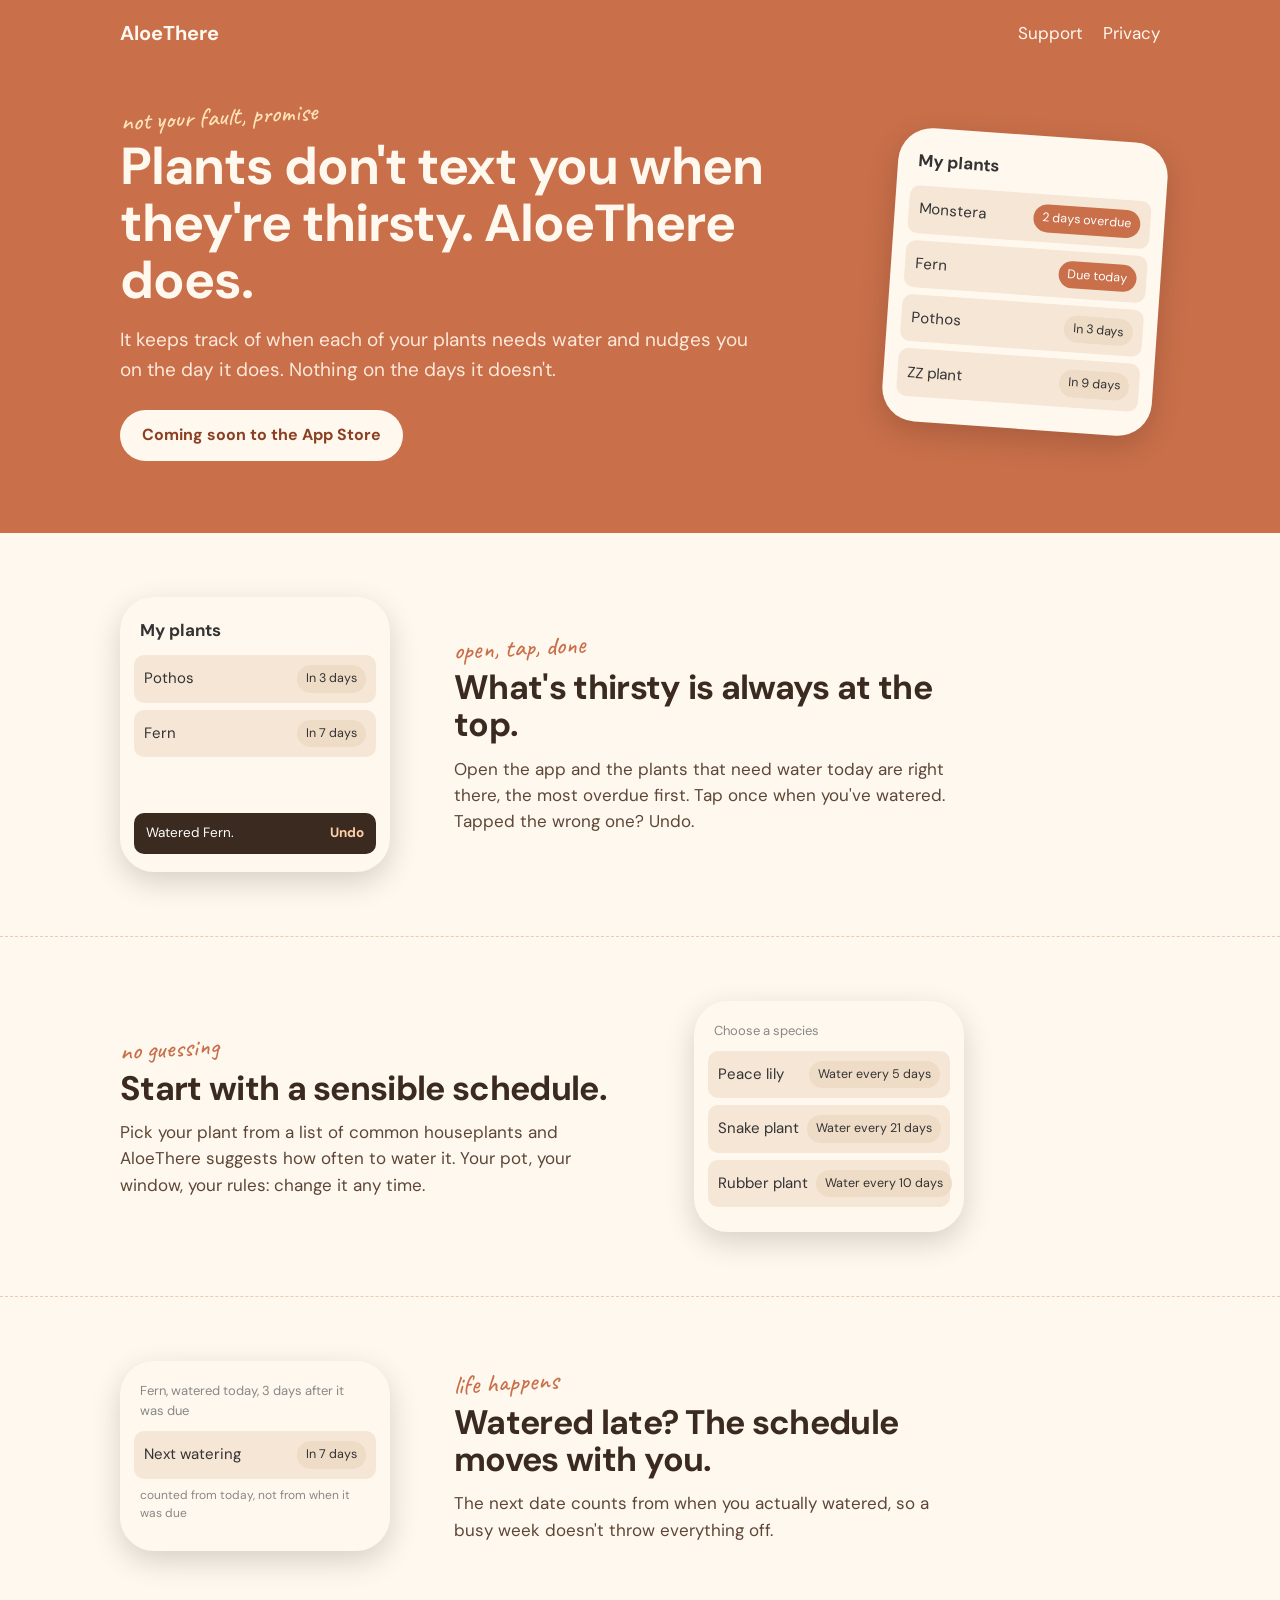
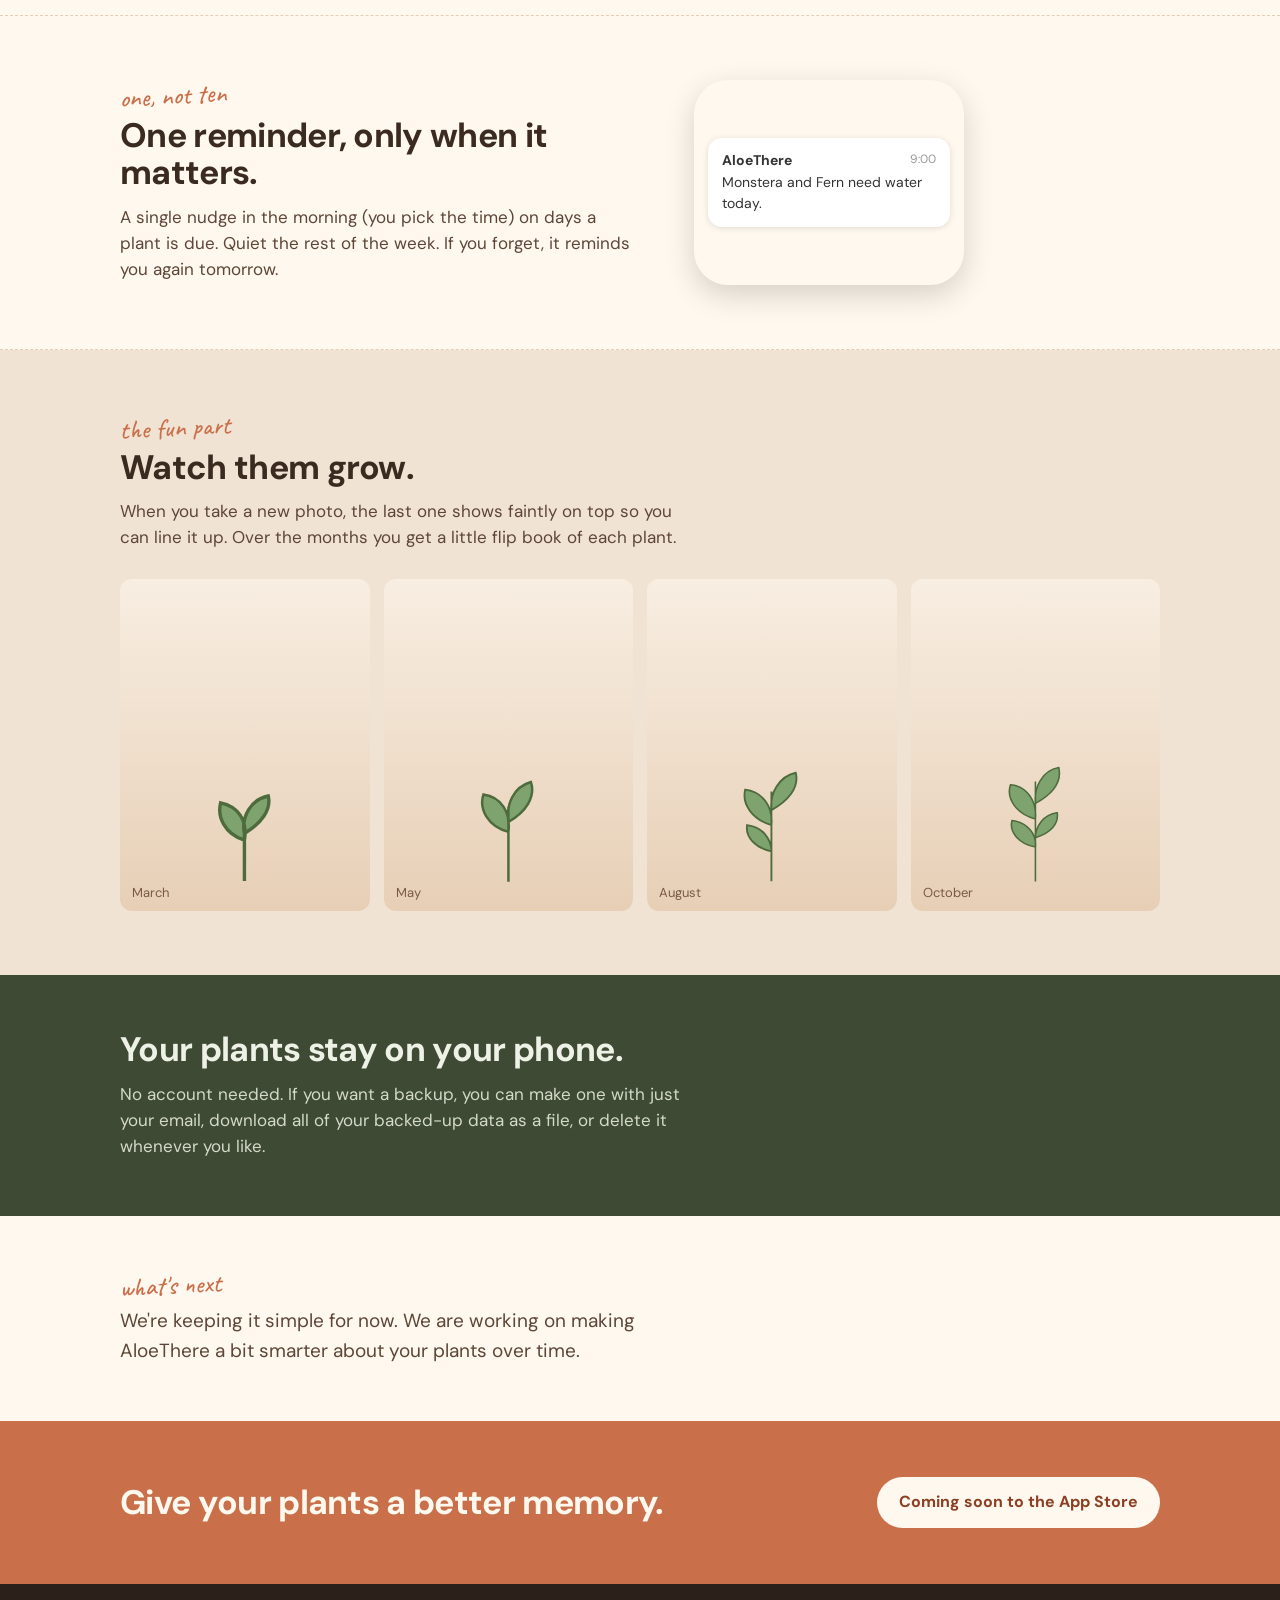
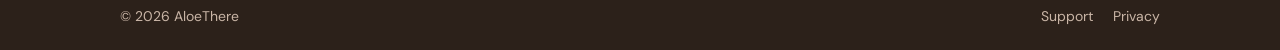
<file: aloethere/index.html>
<!doctype html>
<html lang="en">
<head>
  <meta charset="utf-8">
  <meta name="viewport" content="width=device-width, initial-scale=1">
  <title>AloeThere: A watering reminder for your houseplants</title>
  <meta name="description" content="AloeThere keeps track of when each of your plants needs water and reminds you on the day it does.">
  <meta property="og:type" content="website">
  <meta property="og:title" content="AloeThere: A watering reminder for your houseplants">
  <meta property="og:description" content="AloeThere keeps track of when each of your plants needs water and reminds you on the day it does.">
  <link rel="icon" href="/aloethere/favicon.svg" type="image/svg+xml">
  <link rel="stylesheet" href="/aloethere/css/site.css">
</head>
<body class="home">
  <header class="topbar">
    <a class="brand" href="/aloethere/">AloeThere</a>
    <nav><a href="/aloethere/support/">Support</a><a href="/aloethere/privacy/">Privacy</a></nav>
  </header>
  <main>
    
<section class="hero">
  <div class="hero-text">
    <span class="hand">not your fault, promise</span>
    <h1>Plants don't text you when they're thirsty. AloeThere does.</h1>
    <p>It keeps track of when each of your plants needs water and nudges you on the day it does. Nothing on the days it doesn't.</p>
    <span class="store-btn is-soon">Coming soon to the App Store</span>
  </div>
  <div class="phone tilt" role="img" aria-label="The plant list: plants that need water first, then the ones coming up">
    <div class="phone-title">My plants</div>
    <div class="row">Monstera <span class="pill due">2 days overdue</span></div>
    <div class="row">Fern <span class="pill due">Due today</span></div>
    <div class="row">Pothos <span class="pill">In 3 days</span></div>
    <div class="row">ZZ plant <span class="pill">In 9 days</span></div>
  </div>
</section>

<section class="feat">
  <div class="phone" role="img" aria-label="A plant marked as watered, with an Undo button">
    <div class="phone-title">My plants</div>
    <div class="row">Pothos <span class="pill">In 3 days</span></div>
    <div class="row">Fern <span class="pill">In 7 days</span></div>
    <div class="undo-bar">Watered Fern. <b>Undo</b></div>
  </div>
  <div class="feat-text">
    <span class="hand">open, tap, done</span>
    <h2>What's thirsty is always at the top.</h2>
    <p>Open the app and the plants that need water today are right there, the most overdue first. Tap once when you've watered. Tapped the wrong one? Undo.</p>
  </div>
</section>

<section class="feat flip">
  <div class="phone" role="img" aria-label="Choosing a species, each with a suggested watering interval">
    <div class="phone-note">Choose a species</div>
    <div class="row">Peace lily <span class="pill">Water every 5 days</span></div>
    <div class="row">Snake plant <span class="pill">Water every 21 days</span></div>
    <div class="row">Rubber plant <span class="pill">Water every 10 days</span></div>
  </div>
  <div class="feat-text">
    <span class="hand">no guessing</span>
    <h2>Start with a sensible schedule.</h2>
    <p>Pick your plant from a list of common houseplants and AloeThere suggests how often to water it. Your pot, your window, your rules: change it any time.</p>
  </div>
</section>

<section class="feat">
  <div class="phone" role="img" aria-label="The next watering date after watering late">
    <div class="phone-note">Fern, watered today, 3 days after it was due</div>
    <div class="row">Next watering <span class="pill">In 7 days</span></div>
    <div class="phone-note small">counted from today, not from when it was due</div>
  </div>
  <div class="feat-text">
    <span class="hand">life happens</span>
    <h2>Watered late? The schedule moves with you.</h2>
    <p>The next date counts from when you actually watered, so a busy week doesn't throw everything off.</p>
  </div>
</section>

<section class="feat flip">
  <div class="phone" role="img" aria-label="The daily reminder on the lock screen">
    <div class="notification"><b>AloeThere</b><span class="time">9:00</span><br>Monstera and Fern need water today.</div>
  </div>
  <div class="feat-text">
    <span class="hand">one, not ten</span>
    <h2>One reminder, only when it matters.</h2>
    <p>A single nudge in the morning (you pick the time) on days a plant is due. Quiet the rest of the week. If you forget, it reminds you again tomorrow.</p>
  </div>
</section>

<section class="grow">
  <span class="hand">the fun part</span>
  <h2>Watch them grow.</h2>
  <p>When you take a new photo, the last one shows faintly on top so you can line it up. Over the months you get a little flip book of each plant.</p>
  
  <div class="frames">
    <figure class="frame"><svg viewBox="0 0 22 30" width="22" height="30" aria-hidden="true"><path d="M11 30V14M11 18c-6-2-8-7-7-11 5 1 8 5 7 11zM11 16c5-3 8-7 7-11-5 1-8 6-7 11"></path></svg><figcaption>March</figcaption></figure>
    <figure class="frame"><svg viewBox="0 0 30 44" width="30" height="44" aria-hidden="true"><path d="M15 44V14M15 24c-8-2-12-9-10-15 7 1 11 7 10 15zM15 20c7-4 11-10 9-16-7 2-10 9-9 16"></path></svg><figcaption>May</figcaption></figure>
    <figure class="frame"><svg viewBox="0 0 40 60" width="40" height="60" aria-hidden="true"><path d="M20 60V12M20 30c-10-3-16-11-14-19 9 1 15 9 14 19zM20 22c9-5 15-12 13-20-9 2-14 11-13 20M20 44c-9-2-14-8-13-14 8 1 13 7 13 14"></path></svg><figcaption>August</figcaption></figure>
    <figure class="frame"><svg viewBox="0 0 48 74" width="48" height="74" aria-hidden="true"><path d="M24 74V10M24 34c-12-3-19-13-16-22 11 1 17 11 16 22zM24 24c11-6 17-14 15-23-11 2-16 13-15 23M24 52c-11-2-17-10-15-17 10 1 16 9 15 17M24 46c10-3 15-9 14-16-9 1-14 9-14 16"></path></svg><figcaption>October</figcaption></figure>
  </div>
</section>

<section class="privacy-band">
  <h2>Your plants stay on your phone.</h2>
  <p>No account needed. If you want a backup, you can make one with just your email, download all of your backed-up data as a file, or delete it whenever you like.</p>
</section>

<section class="later">
  <span class="hand">what&#39;s next</span>
  <p>We're keeping it simple for now. We are working on making AloeThere a bit smarter about your plants over time.</p>
</section>

<section class="closing">
  <h2>Give your plants a better memory.</h2>
  <span class="store-btn is-soon">Coming soon to the App Store</span>
</section>

  </main>
  <footer class="footer">
    <span>© 2026 AloeThere</span>
    <nav><a href="/aloethere/support/">Support</a><a href="/aloethere/privacy/">Privacy</a></nav>
  </footer>
</body>
</html>
</file>
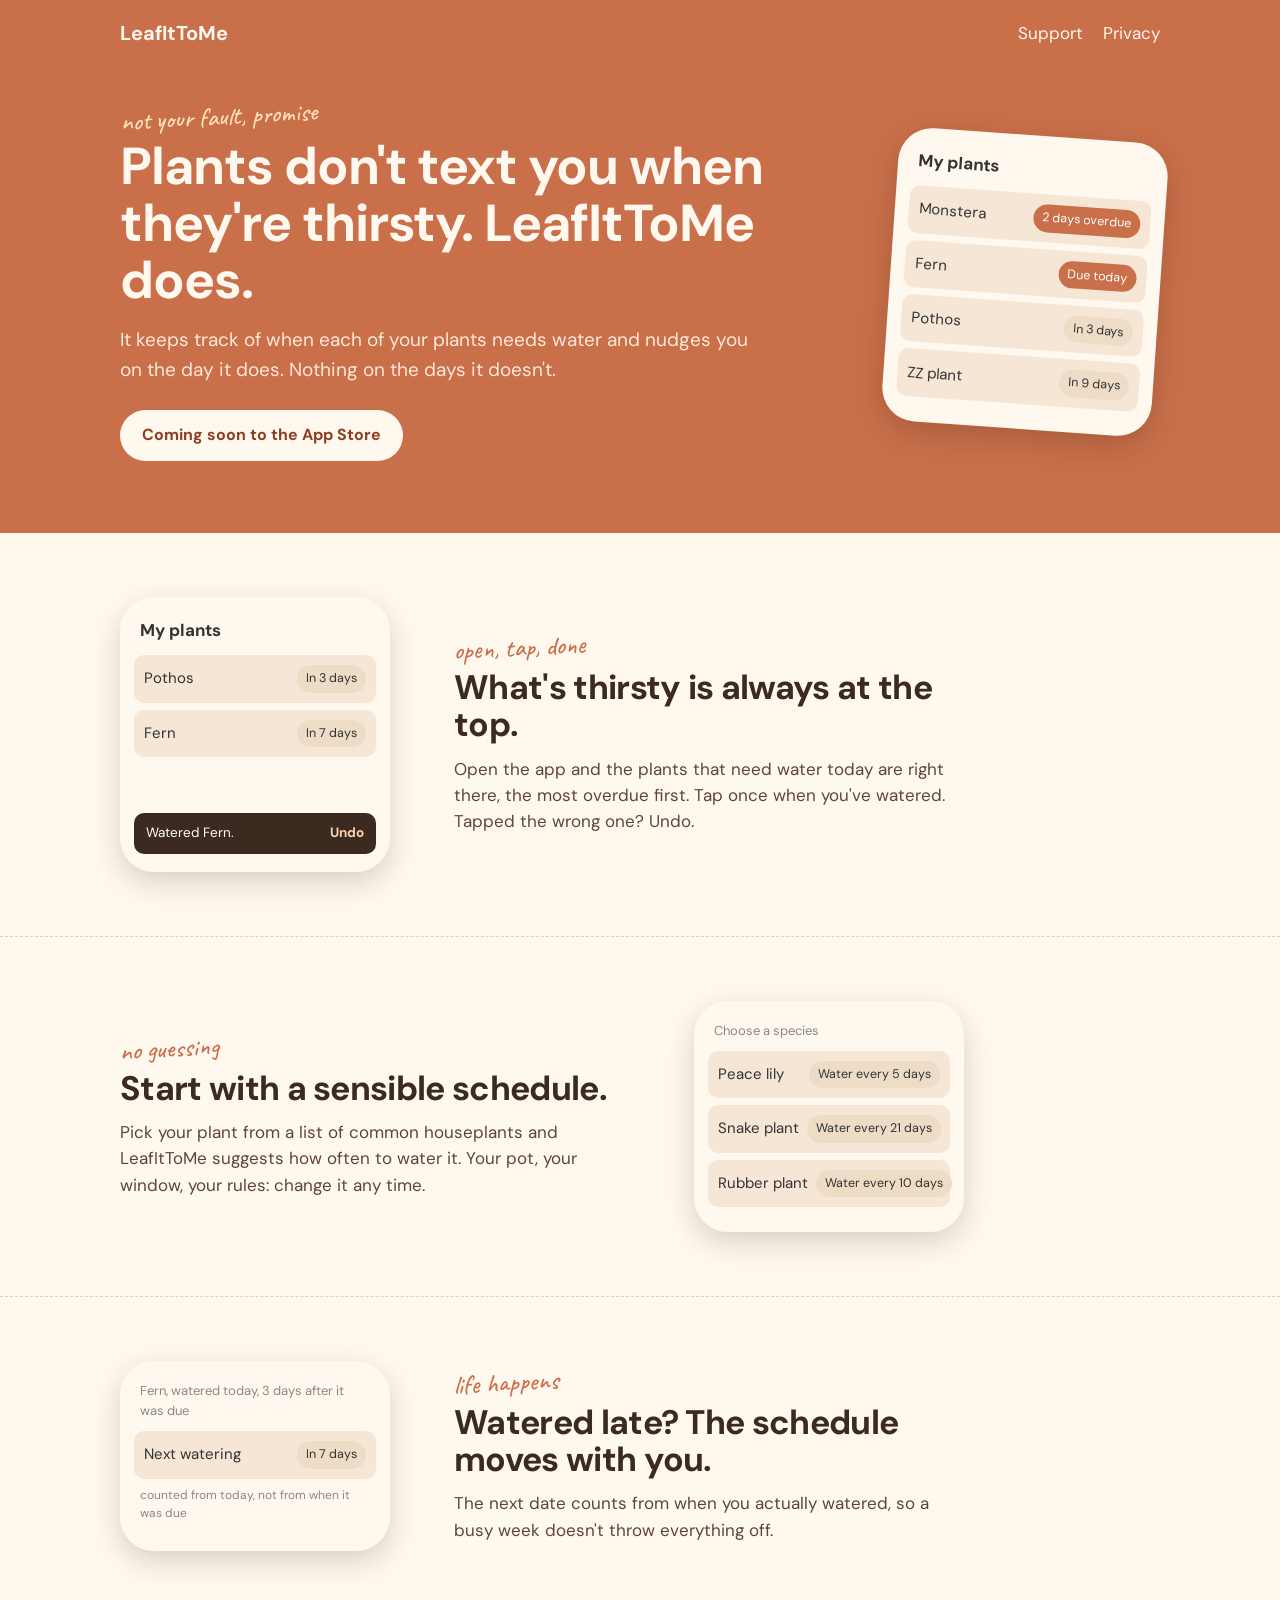
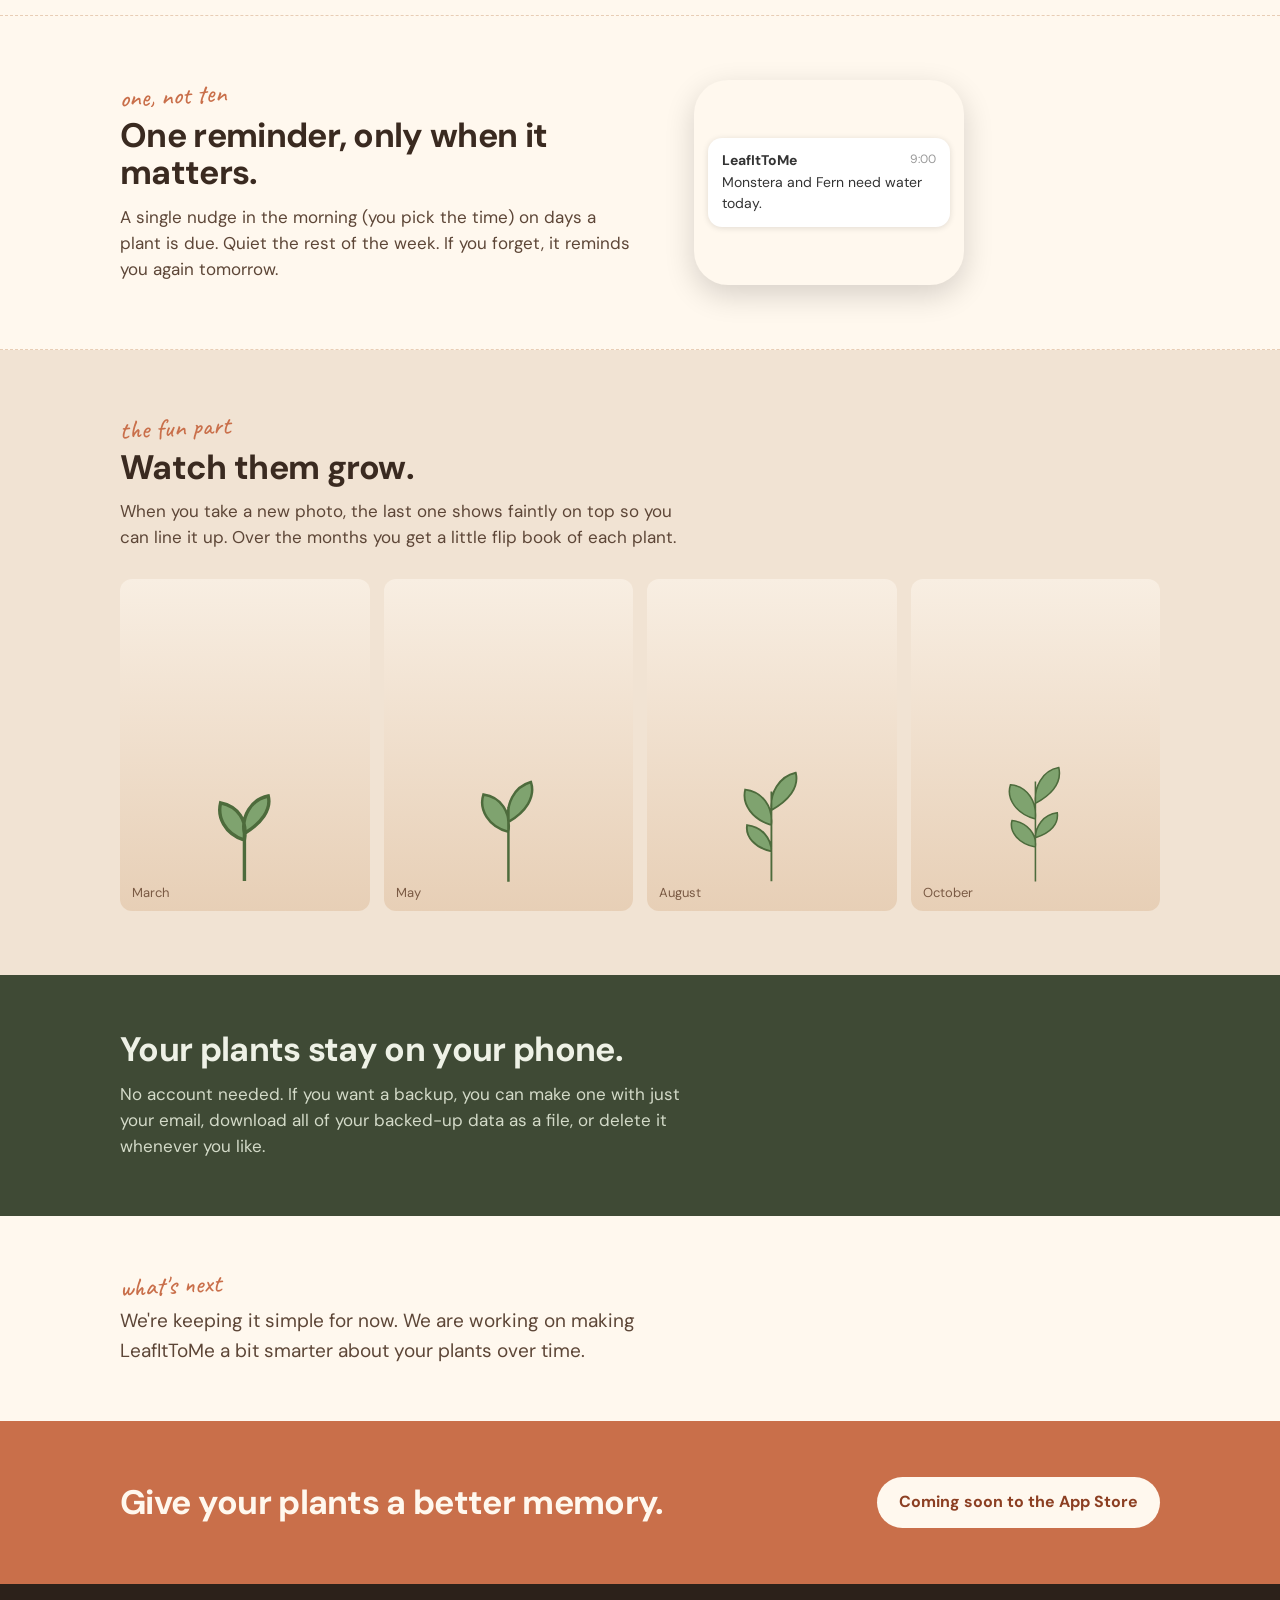
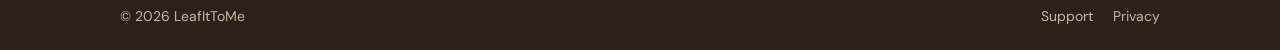
<file: leafittome/index.html>
<!doctype html>
<html lang="en">
<head>
  <meta charset="utf-8">
  <meta name="viewport" content="width=device-width, initial-scale=1">
  <title>LeafItToMe: A watering reminder for your houseplants</title>
  <meta name="description" content="LeafItToMe keeps track of when each of your plants needs water and reminds you on the day it does.">
  <meta property="og:type" content="website">
  <meta property="og:title" content="LeafItToMe: A watering reminder for your houseplants">
  <meta property="og:description" content="LeafItToMe keeps track of when each of your plants needs water and reminds you on the day it does.">
  <link rel="icon" href="/leafittome/favicon.svg" type="image/svg+xml">
  <link rel="stylesheet" href="/leafittome/css/site.css">
</head>
<body class="home">
  <header class="topbar">
    <a class="brand" href="/leafittome/">LeafItToMe</a>
    <nav><a href="/leafittome/support/">Support</a><a href="/leafittome/privacy/">Privacy</a></nav>
  </header>
  <main>
    
<section class="hero">
  <div class="hero-text">
    <span class="hand">not your fault, promise</span>
    <h1>Plants don't text you when they're thirsty. LeafItToMe does.</h1>
    <p>It keeps track of when each of your plants needs water and nudges you on the day it does. Nothing on the days it doesn't.</p>
    <span class="store-btn is-soon">Coming soon to the App Store</span>
  </div>
  <div class="phone tilt" role="img" aria-label="The plant list: plants that need water first, then the ones coming up">
    <div class="phone-title">My plants</div>
    <div class="row">Monstera <span class="pill due">2 days overdue</span></div>
    <div class="row">Fern <span class="pill due">Due today</span></div>
    <div class="row">Pothos <span class="pill">In 3 days</span></div>
    <div class="row">ZZ plant <span class="pill">In 9 days</span></div>
  </div>
</section>

<section class="feat">
  <div class="phone" role="img" aria-label="A plant marked as watered, with an Undo button">
    <div class="phone-title">My plants</div>
    <div class="row">Pothos <span class="pill">In 3 days</span></div>
    <div class="row">Fern <span class="pill">In 7 days</span></div>
    <div class="undo-bar">Watered Fern. <b>Undo</b></div>
  </div>
  <div class="feat-text">
    <span class="hand">open, tap, done</span>
    <h2>What's thirsty is always at the top.</h2>
    <p>Open the app and the plants that need water today are right there, the most overdue first. Tap once when you've watered. Tapped the wrong one? Undo.</p>
  </div>
</section>

<section class="feat flip">
  <div class="phone" role="img" aria-label="Choosing a species, each with a suggested watering interval">
    <div class="phone-note">Choose a species</div>
    <div class="row">Peace lily <span class="pill">Water every 5 days</span></div>
    <div class="row">Snake plant <span class="pill">Water every 21 days</span></div>
    <div class="row">Rubber plant <span class="pill">Water every 10 days</span></div>
  </div>
  <div class="feat-text">
    <span class="hand">no guessing</span>
    <h2>Start with a sensible schedule.</h2>
    <p>Pick your plant from a list of common houseplants and LeafItToMe suggests how often to water it. Your pot, your window, your rules: change it any time.</p>
  </div>
</section>

<section class="feat">
  <div class="phone" role="img" aria-label="The next watering date after watering late">
    <div class="phone-note">Fern, watered today, 3 days after it was due</div>
    <div class="row">Next watering <span class="pill">In 7 days</span></div>
    <div class="phone-note small">counted from today, not from when it was due</div>
  </div>
  <div class="feat-text">
    <span class="hand">life happens</span>
    <h2>Watered late? The schedule moves with you.</h2>
    <p>The next date counts from when you actually watered, so a busy week doesn't throw everything off.</p>
  </div>
</section>

<section class="feat flip">
  <div class="phone" role="img" aria-label="The daily reminder on the lock screen">
    <div class="notification"><b>LeafItToMe</b><span class="time">9:00</span><br>Monstera and Fern need water today.</div>
  </div>
  <div class="feat-text">
    <span class="hand">one, not ten</span>
    <h2>One reminder, only when it matters.</h2>
    <p>A single nudge in the morning (you pick the time) on days a plant is due. Quiet the rest of the week. If you forget, it reminds you again tomorrow.</p>
  </div>
</section>

<section class="grow">
  <span class="hand">the fun part</span>
  <h2>Watch them grow.</h2>
  <p>When you take a new photo, the last one shows faintly on top so you can line it up. Over the months you get a little flip book of each plant.</p>
  
  <div class="frames">
    <figure class="frame"><svg viewBox="0 0 22 30" width="22" height="30" aria-hidden="true"><path d="M11 30V14M11 18c-6-2-8-7-7-11 5 1 8 5 7 11zM11 16c5-3 8-7 7-11-5 1-8 6-7 11"></path></svg><figcaption>March</figcaption></figure>
    <figure class="frame"><svg viewBox="0 0 30 44" width="30" height="44" aria-hidden="true"><path d="M15 44V14M15 24c-8-2-12-9-10-15 7 1 11 7 10 15zM15 20c7-4 11-10 9-16-7 2-10 9-9 16"></path></svg><figcaption>May</figcaption></figure>
    <figure class="frame"><svg viewBox="0 0 40 60" width="40" height="60" aria-hidden="true"><path d="M20 60V12M20 30c-10-3-16-11-14-19 9 1 15 9 14 19zM20 22c9-5 15-12 13-20-9 2-14 11-13 20M20 44c-9-2-14-8-13-14 8 1 13 7 13 14"></path></svg><figcaption>August</figcaption></figure>
    <figure class="frame"><svg viewBox="0 0 48 74" width="48" height="74" aria-hidden="true"><path d="M24 74V10M24 34c-12-3-19-13-16-22 11 1 17 11 16 22zM24 24c11-6 17-14 15-23-11 2-16 13-15 23M24 52c-11-2-17-10-15-17 10 1 16 9 15 17M24 46c10-3 15-9 14-16-9 1-14 9-14 16"></path></svg><figcaption>October</figcaption></figure>
  </div>
</section>

<section class="privacy-band">
  <h2>Your plants stay on your phone.</h2>
  <p>No account needed. If you want a backup, you can make one with just your email, download all of your backed-up data as a file, or delete it whenever you like.</p>
</section>

<section class="later">
  <span class="hand">what&#39;s next</span>
  <p>We're keeping it simple for now. We are working on making LeafItToMe a bit smarter about your plants over time.</p>
</section>

<section class="closing">
  <h2>Give your plants a better memory.</h2>
  <span class="store-btn is-soon">Coming soon to the App Store</span>
</section>

  </main>
  <footer class="footer">
    <span>© 2026 LeafItToMe</span>
    <nav><a href="/leafittome/support/">Support</a><a href="/leafittome/privacy/">Privacy</a></nav>
  </footer>
</body>
</html>
</file>
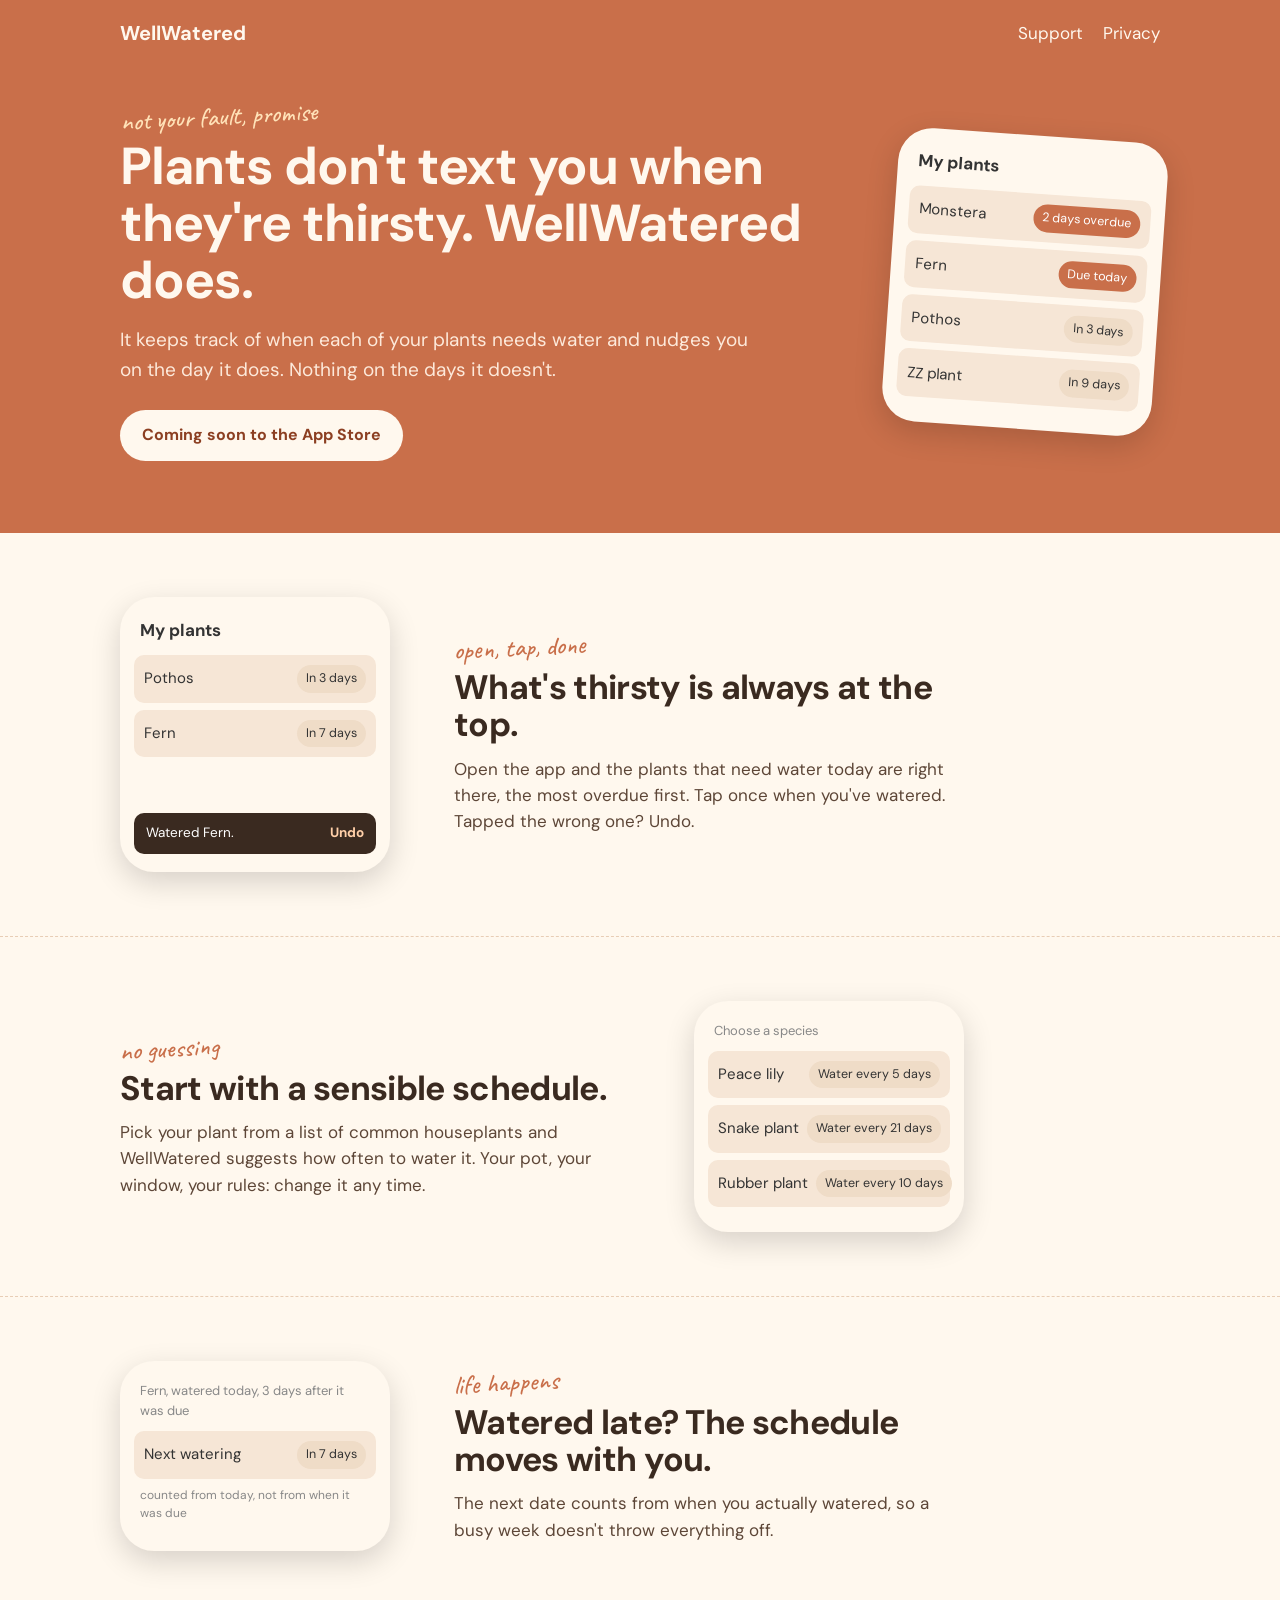
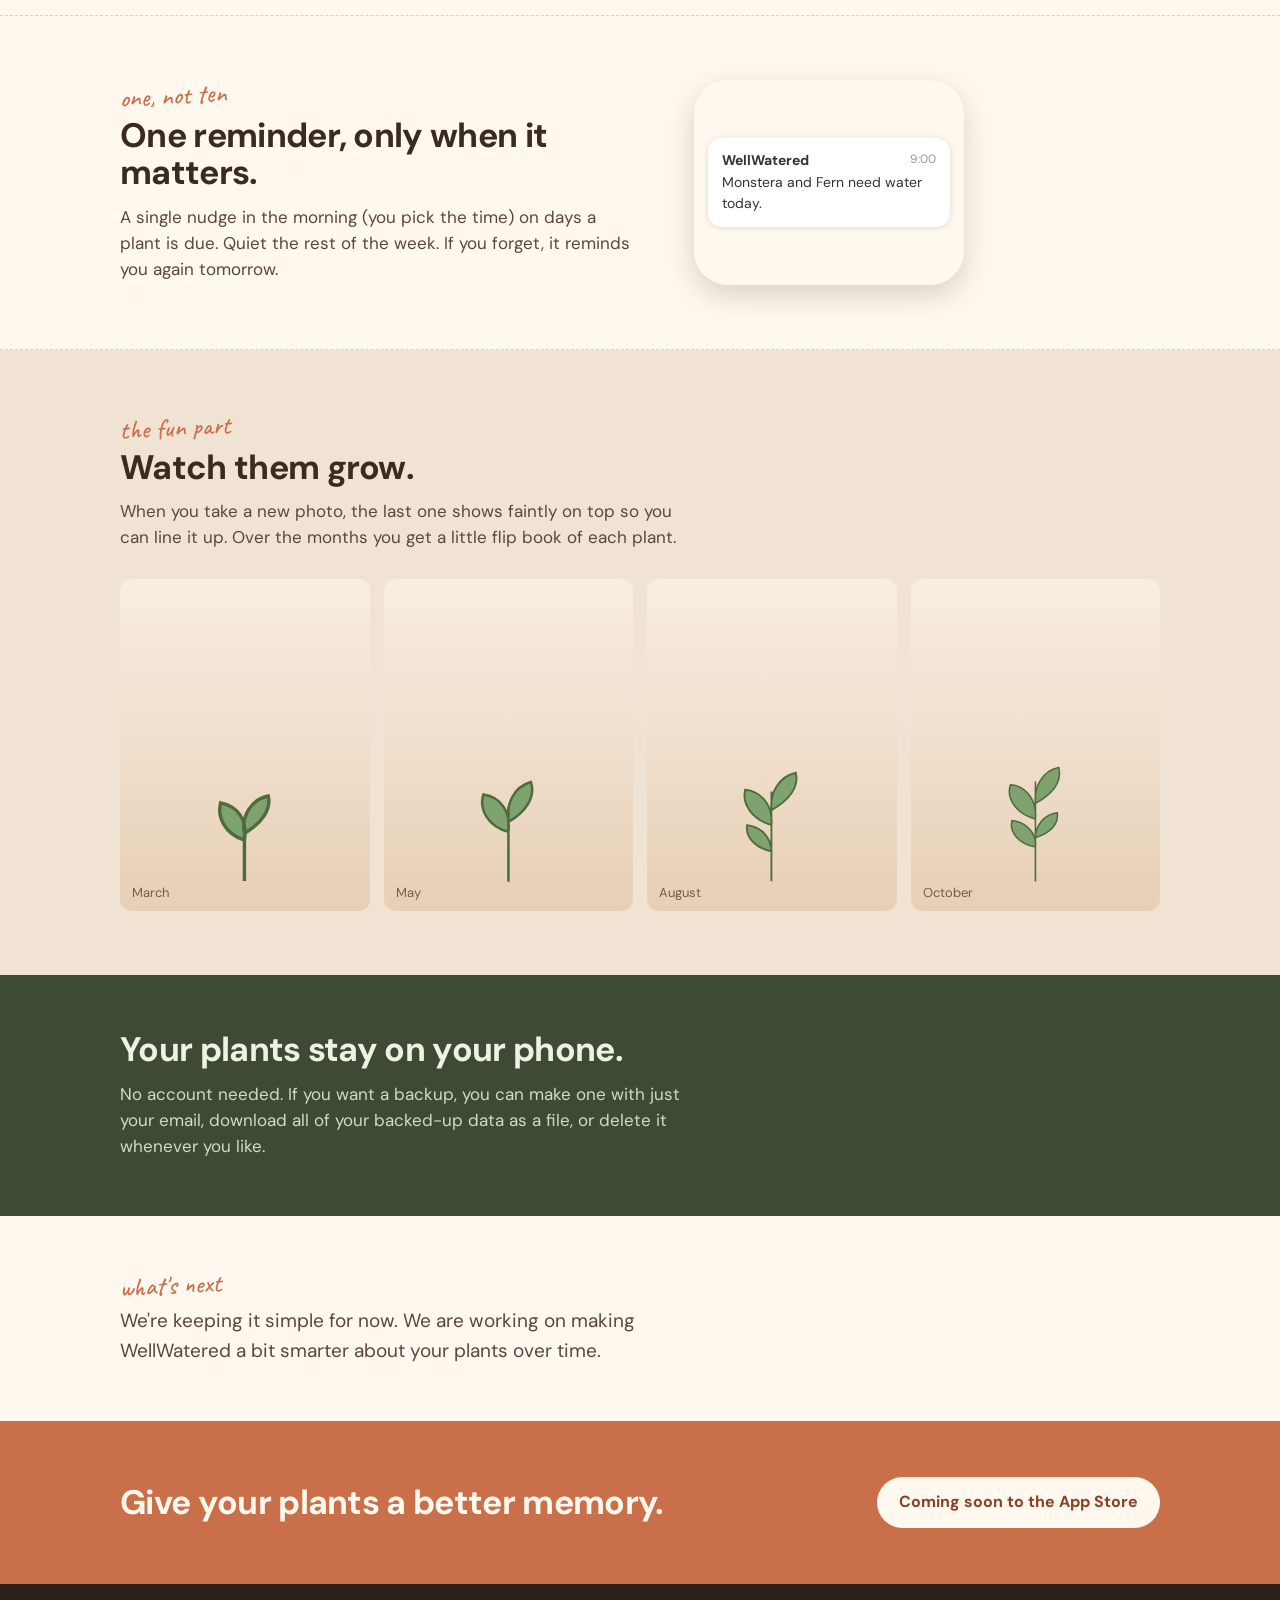
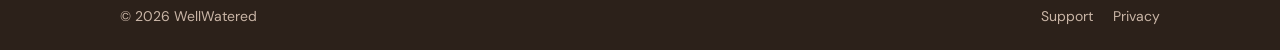
<file: wellwatered/index.html>
<!doctype html>
<html lang="en">
<head>
  <meta charset="utf-8">
  <meta name="viewport" content="width=device-width, initial-scale=1">
  <title>WellWatered: A watering reminder for your houseplants</title>
  <meta name="description" content="WellWatered keeps track of when each of your plants needs water and reminds you on the day it does.">
  <meta property="og:type" content="website">
  <meta property="og:title" content="WellWatered: A watering reminder for your houseplants">
  <meta property="og:description" content="WellWatered keeps track of when each of your plants needs water and reminds you on the day it does.">
  <link rel="icon" href="/wellwatered/favicon.svg" type="image/svg+xml">
  <link rel="stylesheet" href="/wellwatered/css/site.css">
</head>
<body class="home">
  <header class="topbar">
    <a class="brand" href="/wellwatered/">WellWatered</a>
    <nav><a href="/wellwatered/support/">Support</a><a href="/wellwatered/privacy/">Privacy</a></nav>
  </header>
  <main>
    
<section class="hero">
  <div class="hero-text">
    <span class="hand">not your fault, promise</span>
    <h1>Plants don't text you when they're thirsty. WellWatered does.</h1>
    <p>It keeps track of when each of your plants needs water and nudges you on the day it does. Nothing on the days it doesn't.</p>
    <span class="store-btn is-soon">Coming soon to the App Store</span>
  </div>
  <div class="phone tilt" role="img" aria-label="The plant list: plants that need water first, then the ones coming up">
    <div class="phone-title">My plants</div>
    <div class="row">Monstera <span class="pill due">2 days overdue</span></div>
    <div class="row">Fern <span class="pill due">Due today</span></div>
    <div class="row">Pothos <span class="pill">In 3 days</span></div>
    <div class="row">ZZ plant <span class="pill">In 9 days</span></div>
  </div>
</section>

<section class="feat">
  <div class="phone" role="img" aria-label="A plant marked as watered, with an Undo button">
    <div class="phone-title">My plants</div>
    <div class="row">Pothos <span class="pill">In 3 days</span></div>
    <div class="row">Fern <span class="pill">In 7 days</span></div>
    <div class="undo-bar">Watered Fern. <b>Undo</b></div>
  </div>
  <div class="feat-text">
    <span class="hand">open, tap, done</span>
    <h2>What's thirsty is always at the top.</h2>
    <p>Open the app and the plants that need water today are right there, the most overdue first. Tap once when you've watered. Tapped the wrong one? Undo.</p>
  </div>
</section>

<section class="feat flip">
  <div class="phone" role="img" aria-label="Choosing a species, each with a suggested watering interval">
    <div class="phone-note">Choose a species</div>
    <div class="row">Peace lily <span class="pill">Water every 5 days</span></div>
    <div class="row">Snake plant <span class="pill">Water every 21 days</span></div>
    <div class="row">Rubber plant <span class="pill">Water every 10 days</span></div>
  </div>
  <div class="feat-text">
    <span class="hand">no guessing</span>
    <h2>Start with a sensible schedule.</h2>
    <p>Pick your plant from a list of common houseplants and WellWatered suggests how often to water it. Your pot, your window, your rules: change it any time.</p>
  </div>
</section>

<section class="feat">
  <div class="phone" role="img" aria-label="The next watering date after watering late">
    <div class="phone-note">Fern, watered today, 3 days after it was due</div>
    <div class="row">Next watering <span class="pill">In 7 days</span></div>
    <div class="phone-note small">counted from today, not from when it was due</div>
  </div>
  <div class="feat-text">
    <span class="hand">life happens</span>
    <h2>Watered late? The schedule moves with you.</h2>
    <p>The next date counts from when you actually watered, so a busy week doesn't throw everything off.</p>
  </div>
</section>

<section class="feat flip">
  <div class="phone" role="img" aria-label="The daily reminder on the lock screen">
    <div class="notification"><b>WellWatered</b><span class="time">9:00</span><br>Monstera and Fern need water today.</div>
  </div>
  <div class="feat-text">
    <span class="hand">one, not ten</span>
    <h2>One reminder, only when it matters.</h2>
    <p>A single nudge in the morning (you pick the time) on days a plant is due. Quiet the rest of the week. If you forget, it reminds you again tomorrow.</p>
  </div>
</section>

<section class="grow">
  <span class="hand">the fun part</span>
  <h2>Watch them grow.</h2>
  <p>When you take a new photo, the last one shows faintly on top so you can line it up. Over the months you get a little flip book of each plant.</p>
  
  <div class="frames">
    <figure class="frame"><svg viewBox="0 0 22 30" width="22" height="30" aria-hidden="true"><path d="M11 30V14M11 18c-6-2-8-7-7-11 5 1 8 5 7 11zM11 16c5-3 8-7 7-11-5 1-8 6-7 11"></path></svg><figcaption>March</figcaption></figure>
    <figure class="frame"><svg viewBox="0 0 30 44" width="30" height="44" aria-hidden="true"><path d="M15 44V14M15 24c-8-2-12-9-10-15 7 1 11 7 10 15zM15 20c7-4 11-10 9-16-7 2-10 9-9 16"></path></svg><figcaption>May</figcaption></figure>
    <figure class="frame"><svg viewBox="0 0 40 60" width="40" height="60" aria-hidden="true"><path d="M20 60V12M20 30c-10-3-16-11-14-19 9 1 15 9 14 19zM20 22c9-5 15-12 13-20-9 2-14 11-13 20M20 44c-9-2-14-8-13-14 8 1 13 7 13 14"></path></svg><figcaption>August</figcaption></figure>
    <figure class="frame"><svg viewBox="0 0 48 74" width="48" height="74" aria-hidden="true"><path d="M24 74V10M24 34c-12-3-19-13-16-22 11 1 17 11 16 22zM24 24c11-6 17-14 15-23-11 2-16 13-15 23M24 52c-11-2-17-10-15-17 10 1 16 9 15 17M24 46c10-3 15-9 14-16-9 1-14 9-14 16"></path></svg><figcaption>October</figcaption></figure>
  </div>
</section>

<section class="privacy-band">
  <h2>Your plants stay on your phone.</h2>
  <p>No account needed. If you want a backup, you can make one with just your email, download all of your backed-up data as a file, or delete it whenever you like.</p>
</section>

<section class="later">
  <span class="hand">what&#39;s next</span>
  <p>We're keeping it simple for now. We are working on making WellWatered a bit smarter about your plants over time.</p>
</section>

<section class="closing">
  <h2>Give your plants a better memory.</h2>
  <span class="store-btn is-soon">Coming soon to the App Store</span>
</section>

  </main>
  <footer class="footer">
    <span>© 2026 WellWatered</span>
    <nav><a href="/wellwatered/support/">Support</a><a href="/wellwatered/privacy/">Privacy</a></nav>
  </footer>
</body>
</html>
</file>
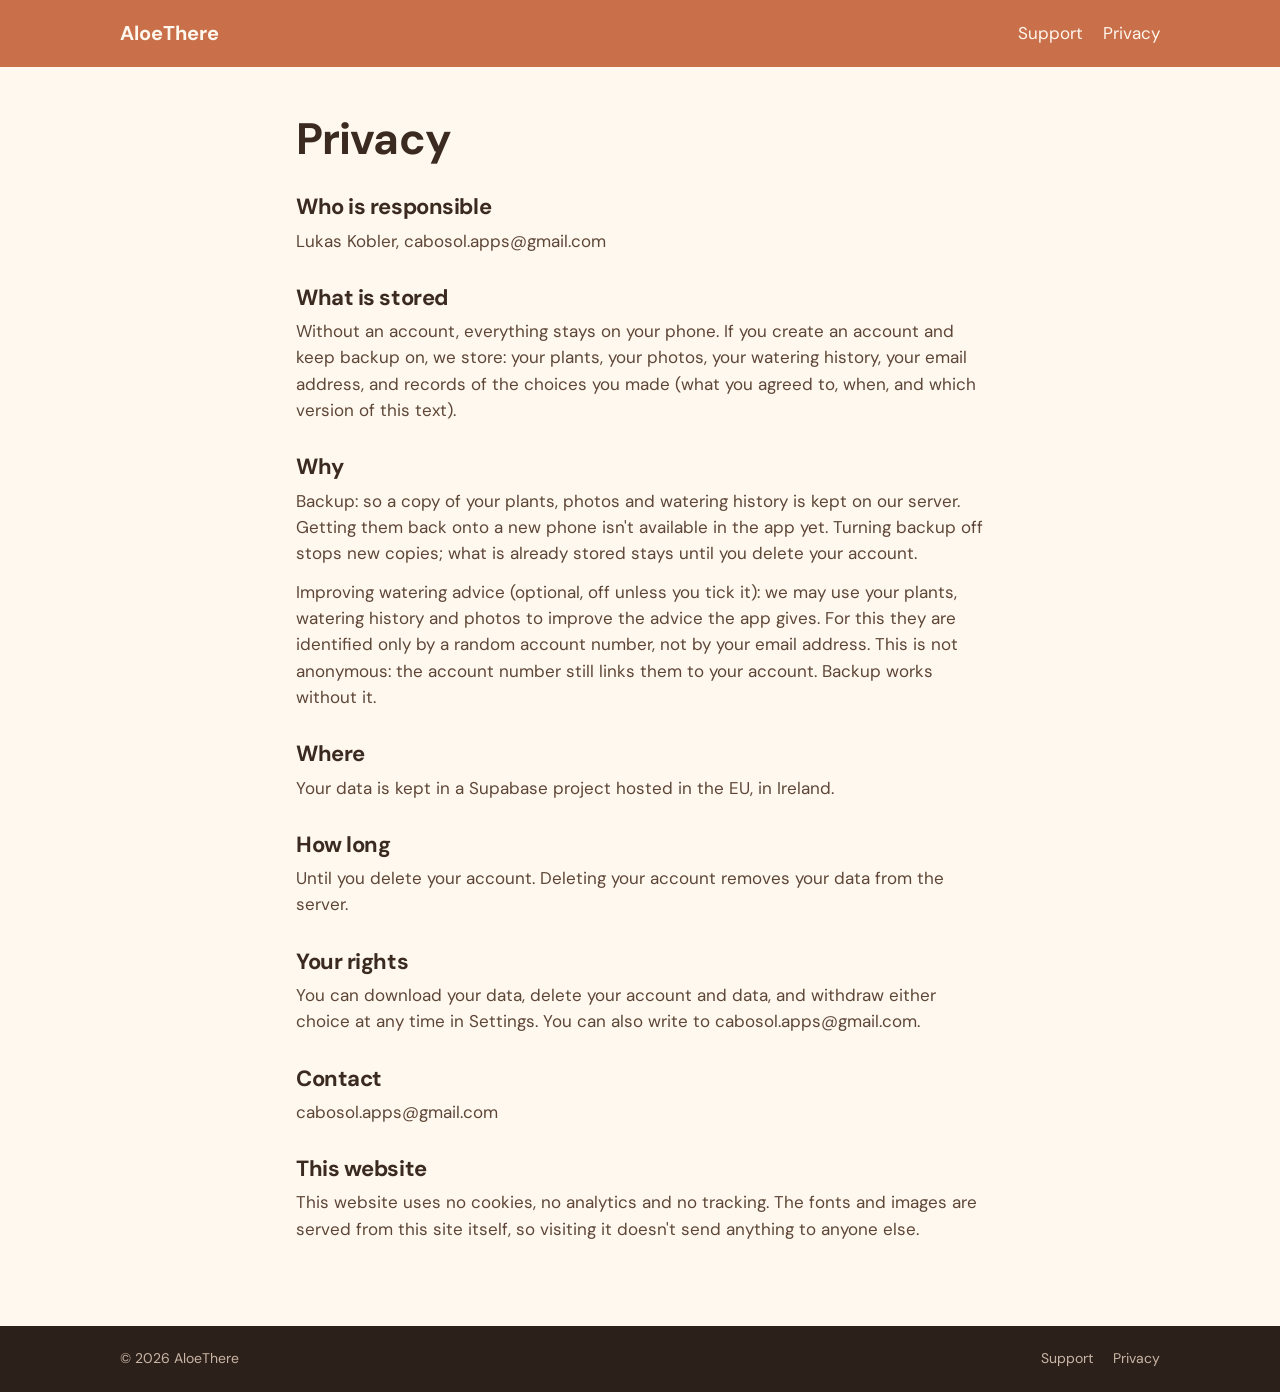
<file: aloethere/privacy/index.html>
<!doctype html>
<html lang="en">
<head>
  <meta charset="utf-8">
  <meta name="viewport" content="width=device-width, initial-scale=1">
  <title>Privacy · AloeThere</title>
  <meta name="description" content="How AloeThere handles your data.">
  <meta property="og:type" content="website">
  <meta property="og:title" content="Privacy · AloeThere">
  <meta property="og:description" content="How AloeThere handles your data.">
  <link rel="icon" href="/aloethere/favicon.svg" type="image/svg+xml">
  <link rel="stylesheet" href="/aloethere/css/site.css">
</head>
<body class="page">
  <header class="topbar">
    <a class="brand" href="/aloethere/">AloeThere</a>
    <nav><a href="/aloethere/support/">Support</a><a href="/aloethere/privacy/">Privacy</a></nav>
  </header>
  <main>
    <section class="doc">
  <h1>Privacy</h1>
  <h2>Who is responsible</h2>
  <p>Lukas Kobler, cabosol.apps@gmail.com</p>
  <h2>What is stored</h2>
  <p>Without an account, everything stays on your phone. If you create an account and keep backup on, we store: your plants, your photos, your watering history, your email address, and records of the choices you made (what you agreed to, when, and which version of this text).</p>
  <h2>Why</h2>
  <p>Backup: so a copy of your plants, photos and watering history is kept on our server. Getting them back onto a new phone isn&#39;t available in the app yet. Turning backup off stops new copies; what is already stored stays until you delete your account.</p>
  <p>Improving watering advice (optional, off unless you tick it): we may use your plants, watering history and photos to improve the advice the app gives. For this they are identified only by a random account number, not by your email address. This is not anonymous: the account number still links them to your account. Backup works without it.</p>
  <h2>Where</h2>
  <p>Your data is kept in a Supabase project hosted in the EU, in Ireland.</p>
  <h2>How long</h2>
  <p>Until you delete your account. Deleting your account removes your data from the server.</p>
  <h2>Your rights</h2>
  <p>You can download your data, delete your account and data, and withdraw either choice at any time in Settings. You can also write to cabosol.apps@gmail.com.</p>
  <h2>Contact</h2>
  <p>cabosol.apps@gmail.com</p>
  <h2>This website</h2>
  <p>This website uses no cookies, no analytics and no tracking. The fonts and images are served from this site itself, so visiting it doesn't send anything to anyone else.</p>
</section>

  </main>
  <footer class="footer">
    <span>© 2026 AloeThere</span>
    <nav><a href="/aloethere/support/">Support</a><a href="/aloethere/privacy/">Privacy</a></nav>
  </footer>
</body>
</html>
</file>
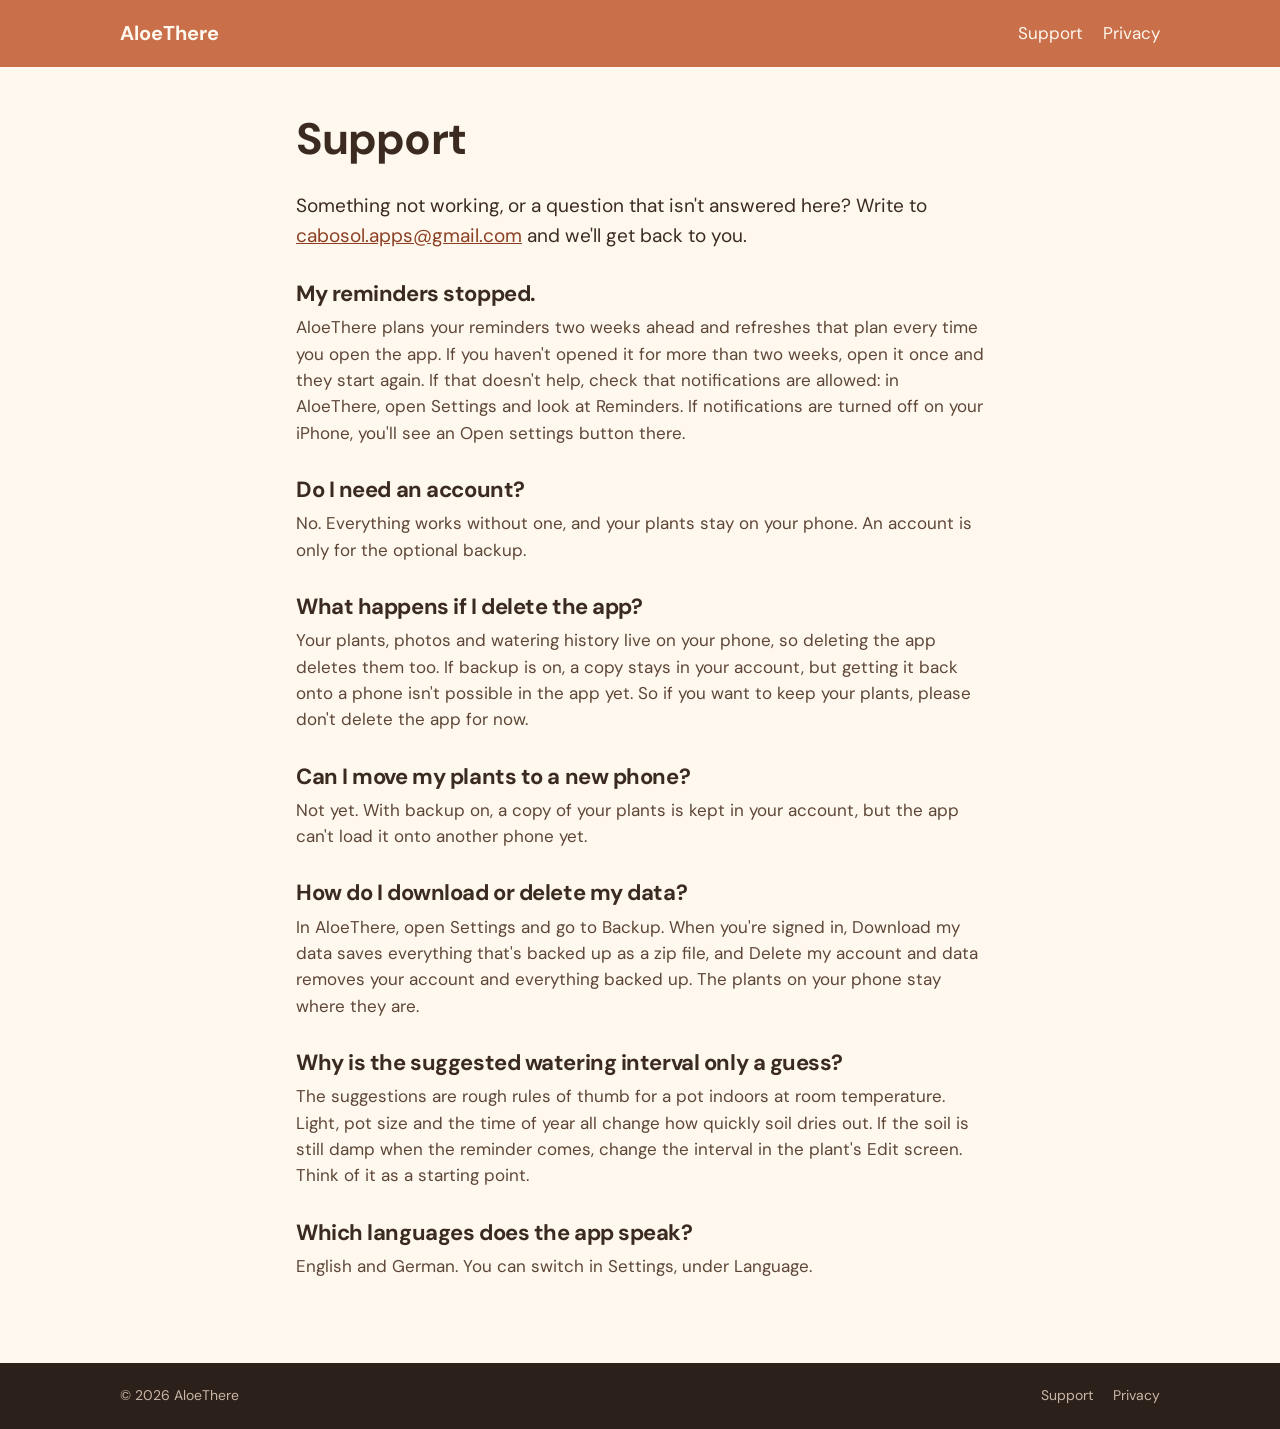
<file: aloethere/support/index.html>
<!doctype html>
<html lang="en">
<head>
  <meta charset="utf-8">
  <meta name="viewport" content="width=device-width, initial-scale=1">
  <title>Support · AloeThere</title>
  <meta name="description" content="Help with AloeThere: reminders, backup, your data and how to reach us.">
  <meta property="og:type" content="website">
  <meta property="og:title" content="Support · AloeThere">
  <meta property="og:description" content="Help with AloeThere: reminders, backup, your data and how to reach us.">
  <link rel="icon" href="/aloethere/favicon.svg" type="image/svg+xml">
  <link rel="stylesheet" href="/aloethere/css/site.css">
</head>
<body class="page">
  <header class="topbar">
    <a class="brand" href="/aloethere/">AloeThere</a>
    <nav><a href="/aloethere/support/">Support</a><a href="/aloethere/privacy/">Privacy</a></nav>
  </header>
  <main>
    <section class="doc">
  <h1>Support</h1>
  <p class="lead">Something not working, or a question that isn't answered here? Write to <a href="mailto:cabosol.apps@gmail.com">cabosol.apps@gmail.com</a> and we'll get back to you.</p>

  <h2>My reminders stopped.</h2>
  <p>AloeThere plans your reminders two weeks ahead and refreshes that plan every time you open the app. If you haven't opened it for more than two weeks, open it once and they start again. If that doesn't help, check that notifications are allowed: in AloeThere, open Settings and look at Reminders. If notifications are turned off on your iPhone, you'll see an Open settings button there.</p>

  <h2>Do I need an account?</h2>
  <p>No. Everything works without one, and your plants stay on your phone. An account is only for the optional backup.</p>

  <h2>What happens if I delete the app?</h2>
  <p>Your plants, photos and watering history live on your phone, so deleting the app deletes them too. If backup is on, a copy stays in your account, but getting it back onto a phone isn't possible in the app yet. So if you want to keep your plants, please don't delete the app for now.</p>

  <h2>Can I move my plants to a new phone?</h2>
  <p>Not yet. With backup on, a copy of your plants is kept in your account, but the app can't load it onto another phone yet.</p>

  <h2>How do I download or delete my data?</h2>
  <p>In AloeThere, open Settings and go to Backup. When you're signed in, Download my data saves everything that's backed up as a zip file, and Delete my account and data removes your account and everything backed up. The plants on your phone stay where they are.</p>

  <h2>Why is the suggested watering interval only a guess?</h2>
  <p>The suggestions are rough rules of thumb for a pot indoors at room temperature. Light, pot size and the time of year all change how quickly soil dries out. If the soil is still damp when the reminder comes, change the interval in the plant's Edit screen. Think of it as a starting point.</p>

  <h2>Which languages does the app speak?</h2>
  <p>English and German. You can switch in Settings, under Language.</p>
</section>

  </main>
  <footer class="footer">
    <span>© 2026 AloeThere</span>
    <nav><a href="/aloethere/support/">Support</a><a href="/aloethere/privacy/">Privacy</a></nav>
  </footer>
</body>
</html>
</file>
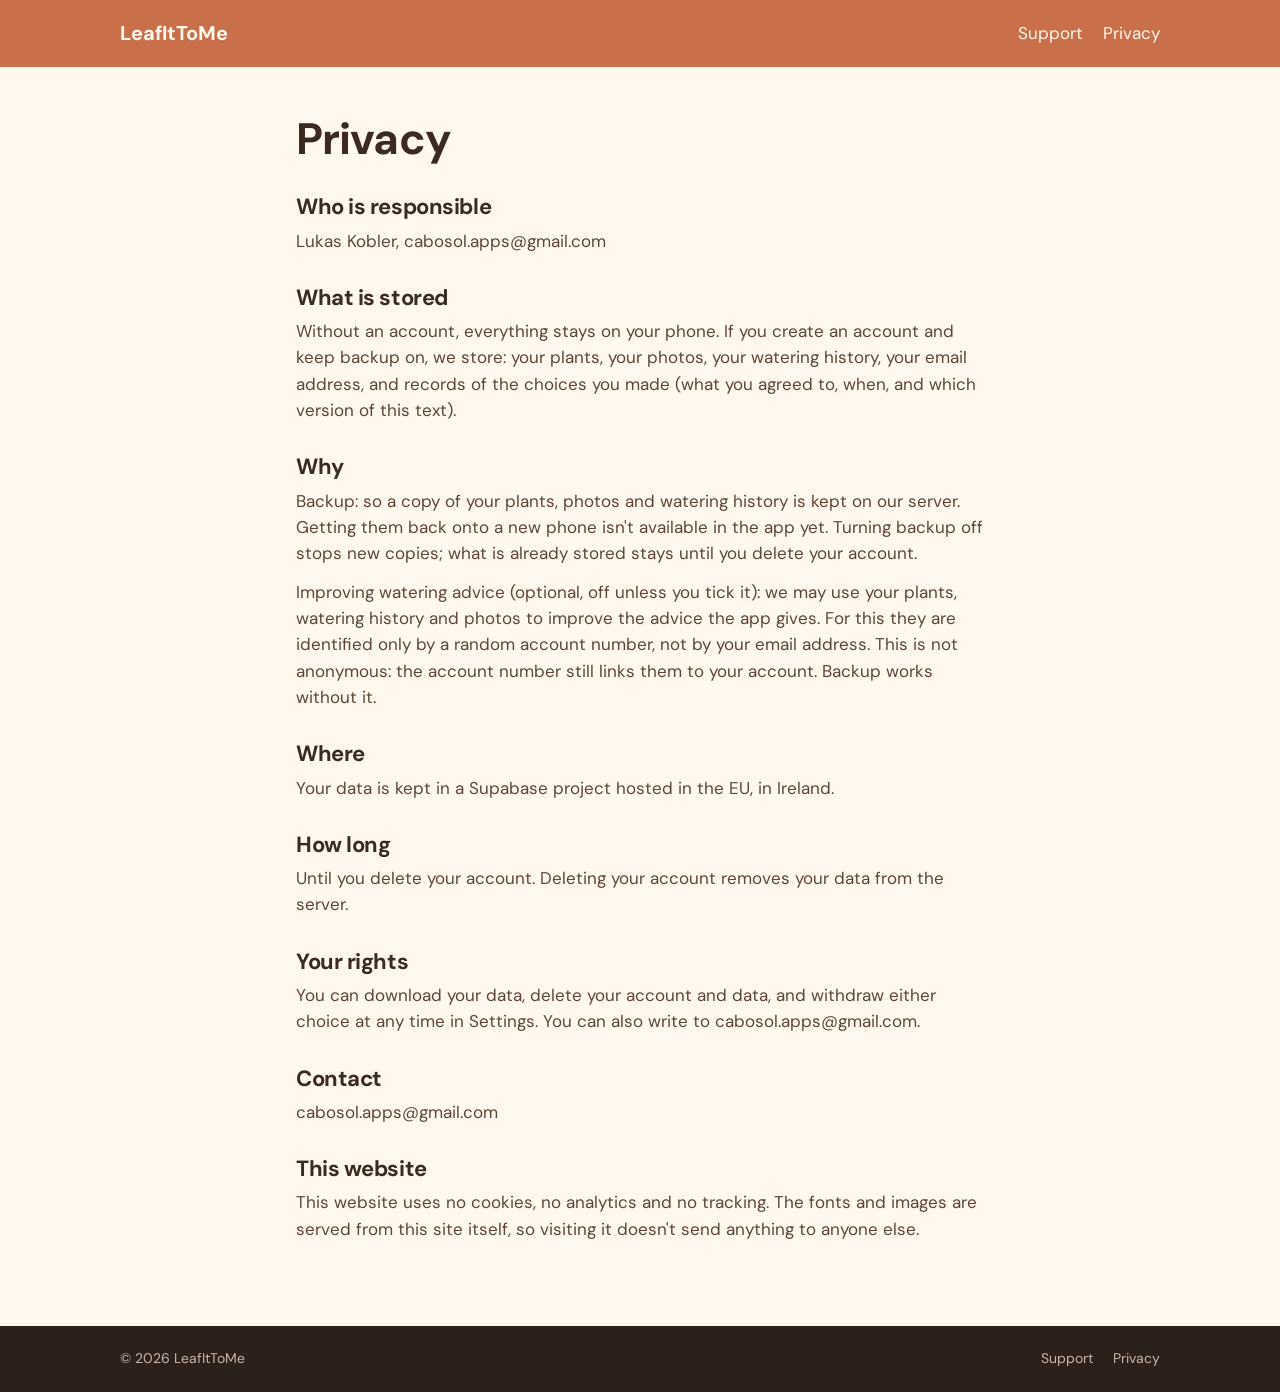
<file: leafittome/privacy/index.html>
<!doctype html>
<html lang="en">
<head>
  <meta charset="utf-8">
  <meta name="viewport" content="width=device-width, initial-scale=1">
  <title>Privacy · LeafItToMe</title>
  <meta name="description" content="How LeafItToMe handles your data.">
  <meta property="og:type" content="website">
  <meta property="og:title" content="Privacy · LeafItToMe">
  <meta property="og:description" content="How LeafItToMe handles your data.">
  <link rel="icon" href="/leafittome/favicon.svg" type="image/svg+xml">
  <link rel="stylesheet" href="/leafittome/css/site.css">
</head>
<body class="page">
  <header class="topbar">
    <a class="brand" href="/leafittome/">LeafItToMe</a>
    <nav><a href="/leafittome/support/">Support</a><a href="/leafittome/privacy/">Privacy</a></nav>
  </header>
  <main>
    <section class="doc">
  <h1>Privacy</h1>
  <h2>Who is responsible</h2>
  <p>Lukas Kobler, cabosol.apps@gmail.com</p>
  <h2>What is stored</h2>
  <p>Without an account, everything stays on your phone. If you create an account and keep backup on, we store: your plants, your photos, your watering history, your email address, and records of the choices you made (what you agreed to, when, and which version of this text).</p>
  <h2>Why</h2>
  <p>Backup: so a copy of your plants, photos and watering history is kept on our server. Getting them back onto a new phone isn&#39;t available in the app yet. Turning backup off stops new copies; what is already stored stays until you delete your account.</p>
  <p>Improving watering advice (optional, off unless you tick it): we may use your plants, watering history and photos to improve the advice the app gives. For this they are identified only by a random account number, not by your email address. This is not anonymous: the account number still links them to your account. Backup works without it.</p>
  <h2>Where</h2>
  <p>Your data is kept in a Supabase project hosted in the EU, in Ireland.</p>
  <h2>How long</h2>
  <p>Until you delete your account. Deleting your account removes your data from the server.</p>
  <h2>Your rights</h2>
  <p>You can download your data, delete your account and data, and withdraw either choice at any time in Settings. You can also write to cabosol.apps@gmail.com.</p>
  <h2>Contact</h2>
  <p>cabosol.apps@gmail.com</p>
  <h2>This website</h2>
  <p>This website uses no cookies, no analytics and no tracking. The fonts and images are served from this site itself, so visiting it doesn't send anything to anyone else.</p>
</section>

  </main>
  <footer class="footer">
    <span>© 2026 LeafItToMe</span>
    <nav><a href="/leafittome/support/">Support</a><a href="/leafittome/privacy/">Privacy</a></nav>
  </footer>
</body>
</html>
</file>
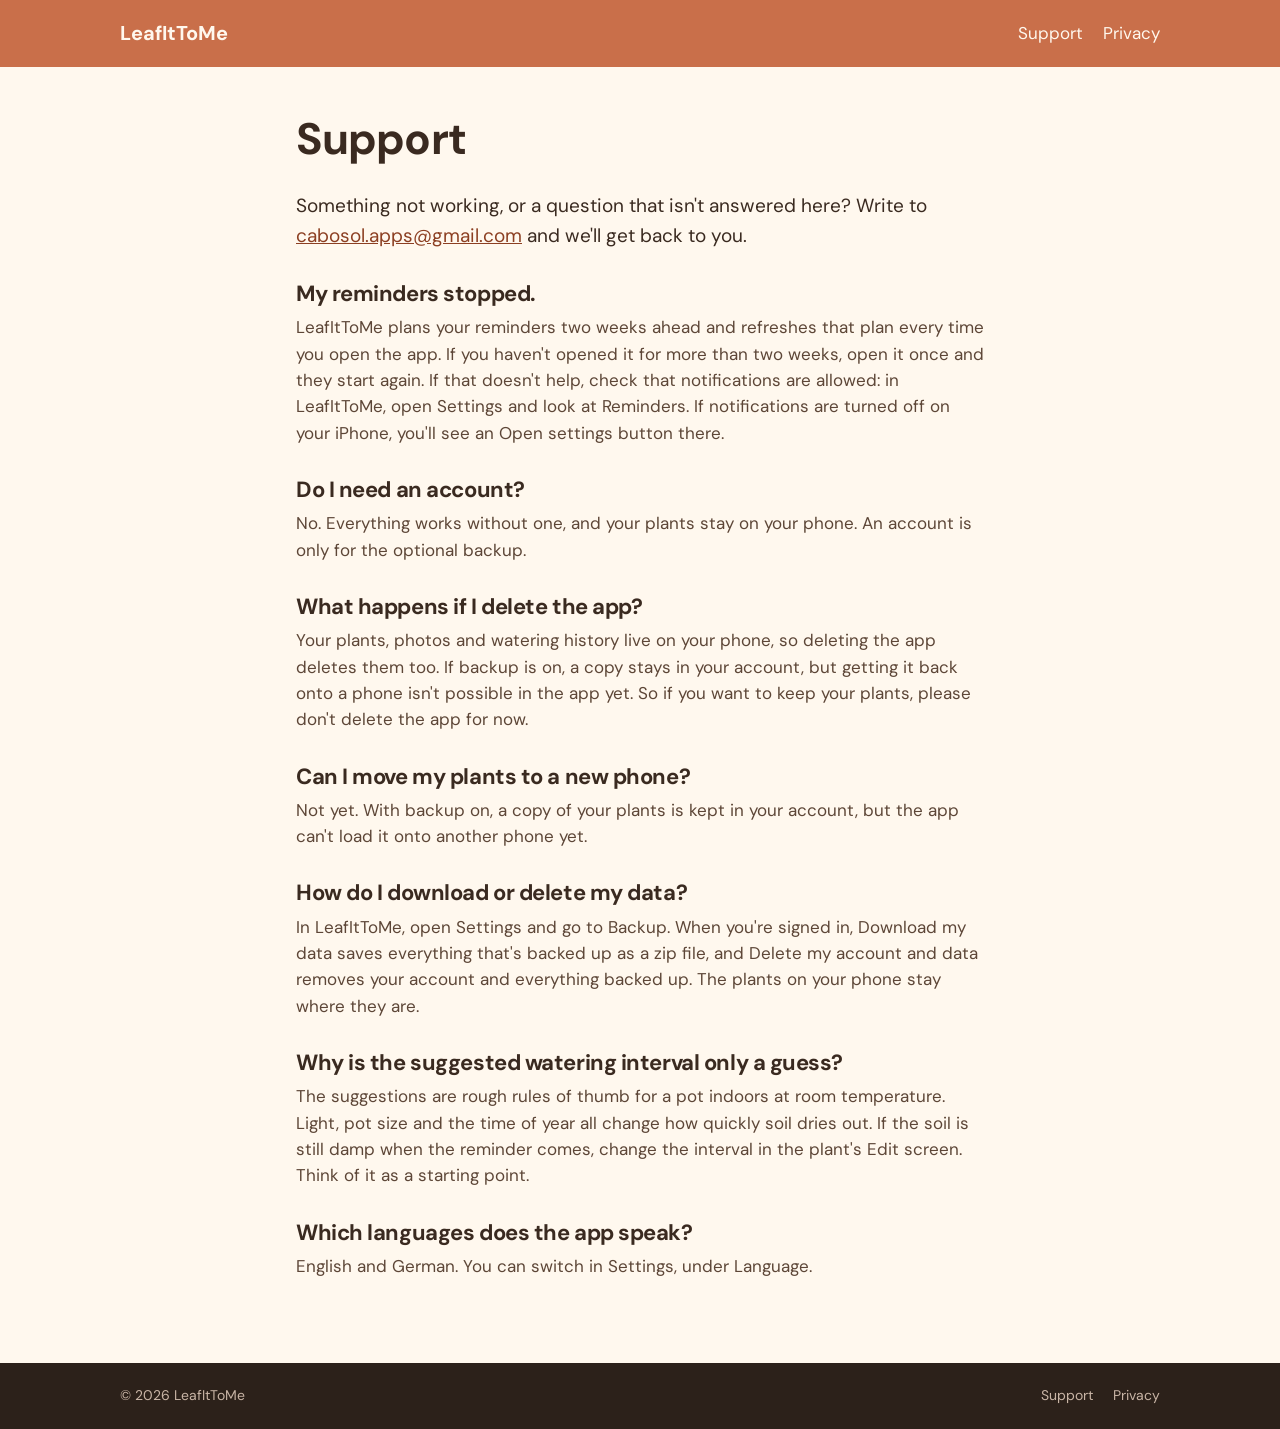
<file: leafittome/support/index.html>
<!doctype html>
<html lang="en">
<head>
  <meta charset="utf-8">
  <meta name="viewport" content="width=device-width, initial-scale=1">
  <title>Support · LeafItToMe</title>
  <meta name="description" content="Help with LeafItToMe: reminders, backup, your data and how to reach us.">
  <meta property="og:type" content="website">
  <meta property="og:title" content="Support · LeafItToMe">
  <meta property="og:description" content="Help with LeafItToMe: reminders, backup, your data and how to reach us.">
  <link rel="icon" href="/leafittome/favicon.svg" type="image/svg+xml">
  <link rel="stylesheet" href="/leafittome/css/site.css">
</head>
<body class="page">
  <header class="topbar">
    <a class="brand" href="/leafittome/">LeafItToMe</a>
    <nav><a href="/leafittome/support/">Support</a><a href="/leafittome/privacy/">Privacy</a></nav>
  </header>
  <main>
    <section class="doc">
  <h1>Support</h1>
  <p class="lead">Something not working, or a question that isn't answered here? Write to <a href="mailto:cabosol.apps@gmail.com">cabosol.apps@gmail.com</a> and we'll get back to you.</p>

  <h2>My reminders stopped.</h2>
  <p>LeafItToMe plans your reminders two weeks ahead and refreshes that plan every time you open the app. If you haven't opened it for more than two weeks, open it once and they start again. If that doesn't help, check that notifications are allowed: in LeafItToMe, open Settings and look at Reminders. If notifications are turned off on your iPhone, you'll see an Open settings button there.</p>

  <h2>Do I need an account?</h2>
  <p>No. Everything works without one, and your plants stay on your phone. An account is only for the optional backup.</p>

  <h2>What happens if I delete the app?</h2>
  <p>Your plants, photos and watering history live on your phone, so deleting the app deletes them too. If backup is on, a copy stays in your account, but getting it back onto a phone isn't possible in the app yet. So if you want to keep your plants, please don't delete the app for now.</p>

  <h2>Can I move my plants to a new phone?</h2>
  <p>Not yet. With backup on, a copy of your plants is kept in your account, but the app can't load it onto another phone yet.</p>

  <h2>How do I download or delete my data?</h2>
  <p>In LeafItToMe, open Settings and go to Backup. When you're signed in, Download my data saves everything that's backed up as a zip file, and Delete my account and data removes your account and everything backed up. The plants on your phone stay where they are.</p>

  <h2>Why is the suggested watering interval only a guess?</h2>
  <p>The suggestions are rough rules of thumb for a pot indoors at room temperature. Light, pot size and the time of year all change how quickly soil dries out. If the soil is still damp when the reminder comes, change the interval in the plant's Edit screen. Think of it as a starting point.</p>

  <h2>Which languages does the app speak?</h2>
  <p>English and German. You can switch in Settings, under Language.</p>
</section>

  </main>
  <footer class="footer">
    <span>© 2026 LeafItToMe</span>
    <nav><a href="/leafittome/support/">Support</a><a href="/leafittome/privacy/">Privacy</a></nav>
  </footer>
</body>
</html>
</file>
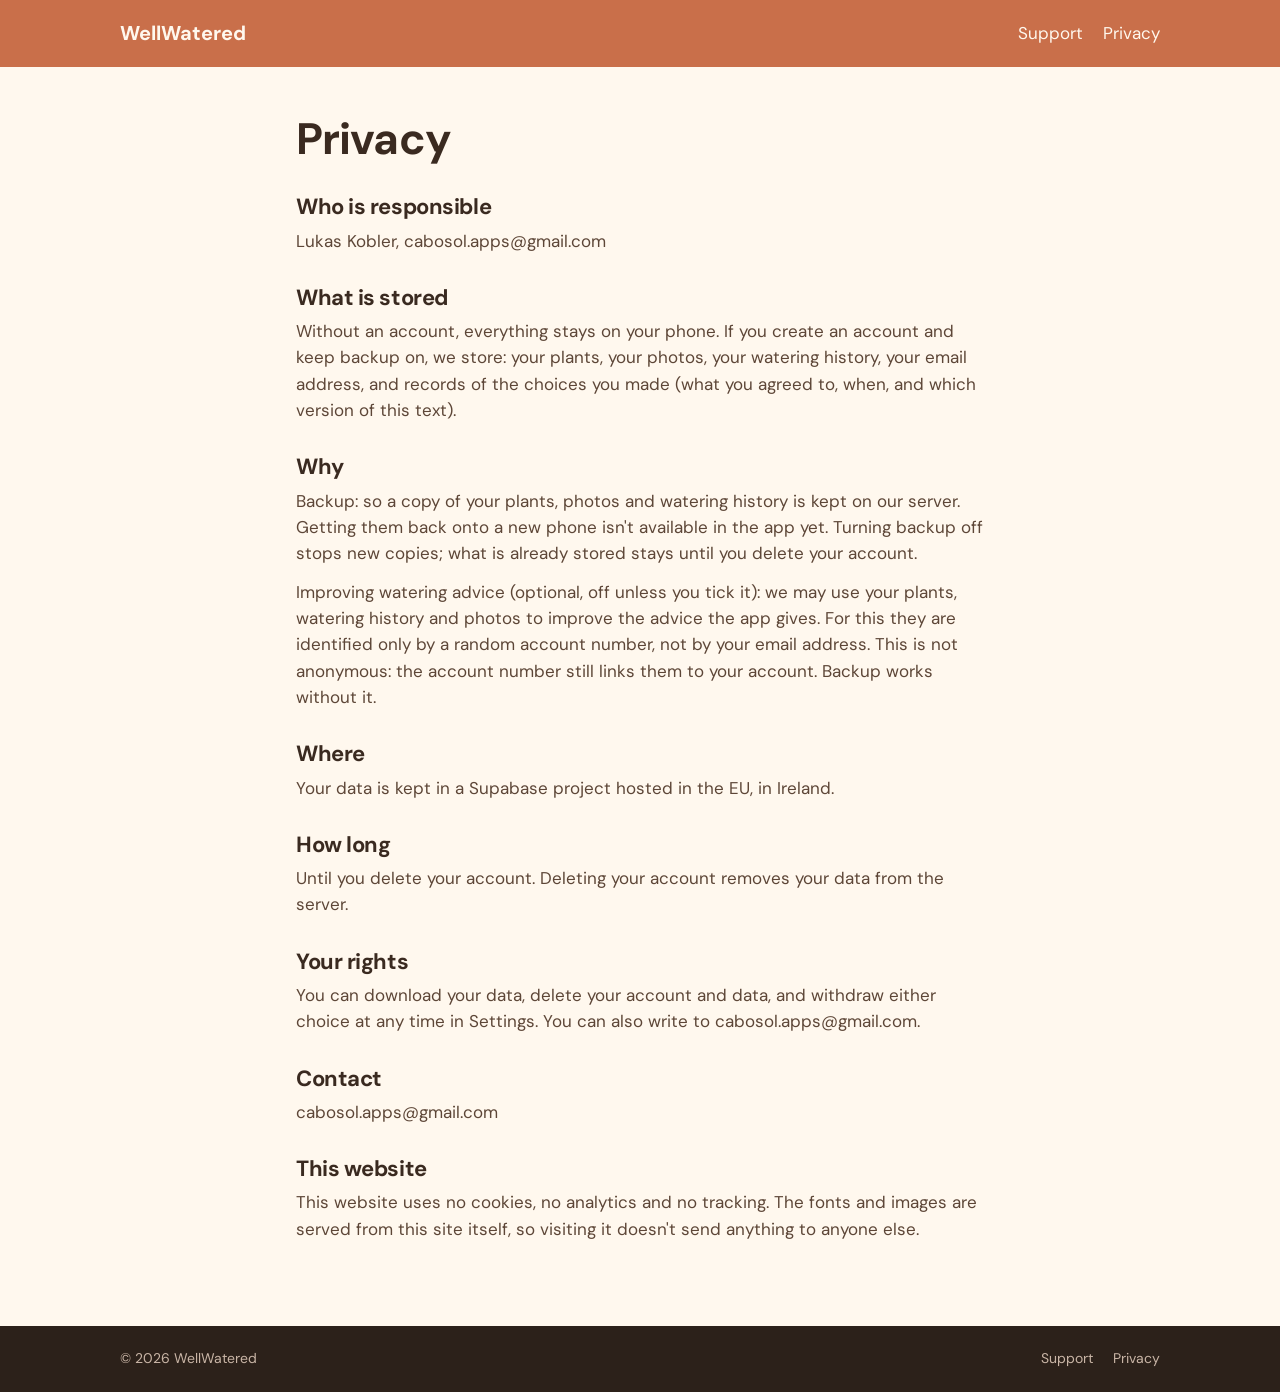
<file: wellwatered/privacy/index.html>
<!doctype html>
<html lang="en">
<head>
  <meta charset="utf-8">
  <meta name="viewport" content="width=device-width, initial-scale=1">
  <title>Privacy · WellWatered</title>
  <meta name="description" content="How WellWatered handles your data.">
  <meta property="og:type" content="website">
  <meta property="og:title" content="Privacy · WellWatered">
  <meta property="og:description" content="How WellWatered handles your data.">
  <link rel="icon" href="/wellwatered/favicon.svg" type="image/svg+xml">
  <link rel="stylesheet" href="/wellwatered/css/site.css">
</head>
<body class="page">
  <header class="topbar">
    <a class="brand" href="/wellwatered/">WellWatered</a>
    <nav><a href="/wellwatered/support/">Support</a><a href="/wellwatered/privacy/">Privacy</a></nav>
  </header>
  <main>
    <section class="doc">
  <h1>Privacy</h1>
  <h2>Who is responsible</h2>
  <p>Lukas Kobler, cabosol.apps@gmail.com</p>
  <h2>What is stored</h2>
  <p>Without an account, everything stays on your phone. If you create an account and keep backup on, we store: your plants, your photos, your watering history, your email address, and records of the choices you made (what you agreed to, when, and which version of this text).</p>
  <h2>Why</h2>
  <p>Backup: so a copy of your plants, photos and watering history is kept on our server. Getting them back onto a new phone isn&#39;t available in the app yet. Turning backup off stops new copies; what is already stored stays until you delete your account.</p>
  <p>Improving watering advice (optional, off unless you tick it): we may use your plants, watering history and photos to improve the advice the app gives. For this they are identified only by a random account number, not by your email address. This is not anonymous: the account number still links them to your account. Backup works without it.</p>
  <h2>Where</h2>
  <p>Your data is kept in a Supabase project hosted in the EU, in Ireland.</p>
  <h2>How long</h2>
  <p>Until you delete your account. Deleting your account removes your data from the server.</p>
  <h2>Your rights</h2>
  <p>You can download your data, delete your account and data, and withdraw either choice at any time in Settings. You can also write to cabosol.apps@gmail.com.</p>
  <h2>Contact</h2>
  <p>cabosol.apps@gmail.com</p>
  <h2>This website</h2>
  <p>This website uses no cookies, no analytics and no tracking. The fonts and images are served from this site itself, so visiting it doesn't send anything to anyone else.</p>
</section>

  </main>
  <footer class="footer">
    <span>© 2026 WellWatered</span>
    <nav><a href="/wellwatered/support/">Support</a><a href="/wellwatered/privacy/">Privacy</a></nav>
  </footer>
</body>
</html>
</file>
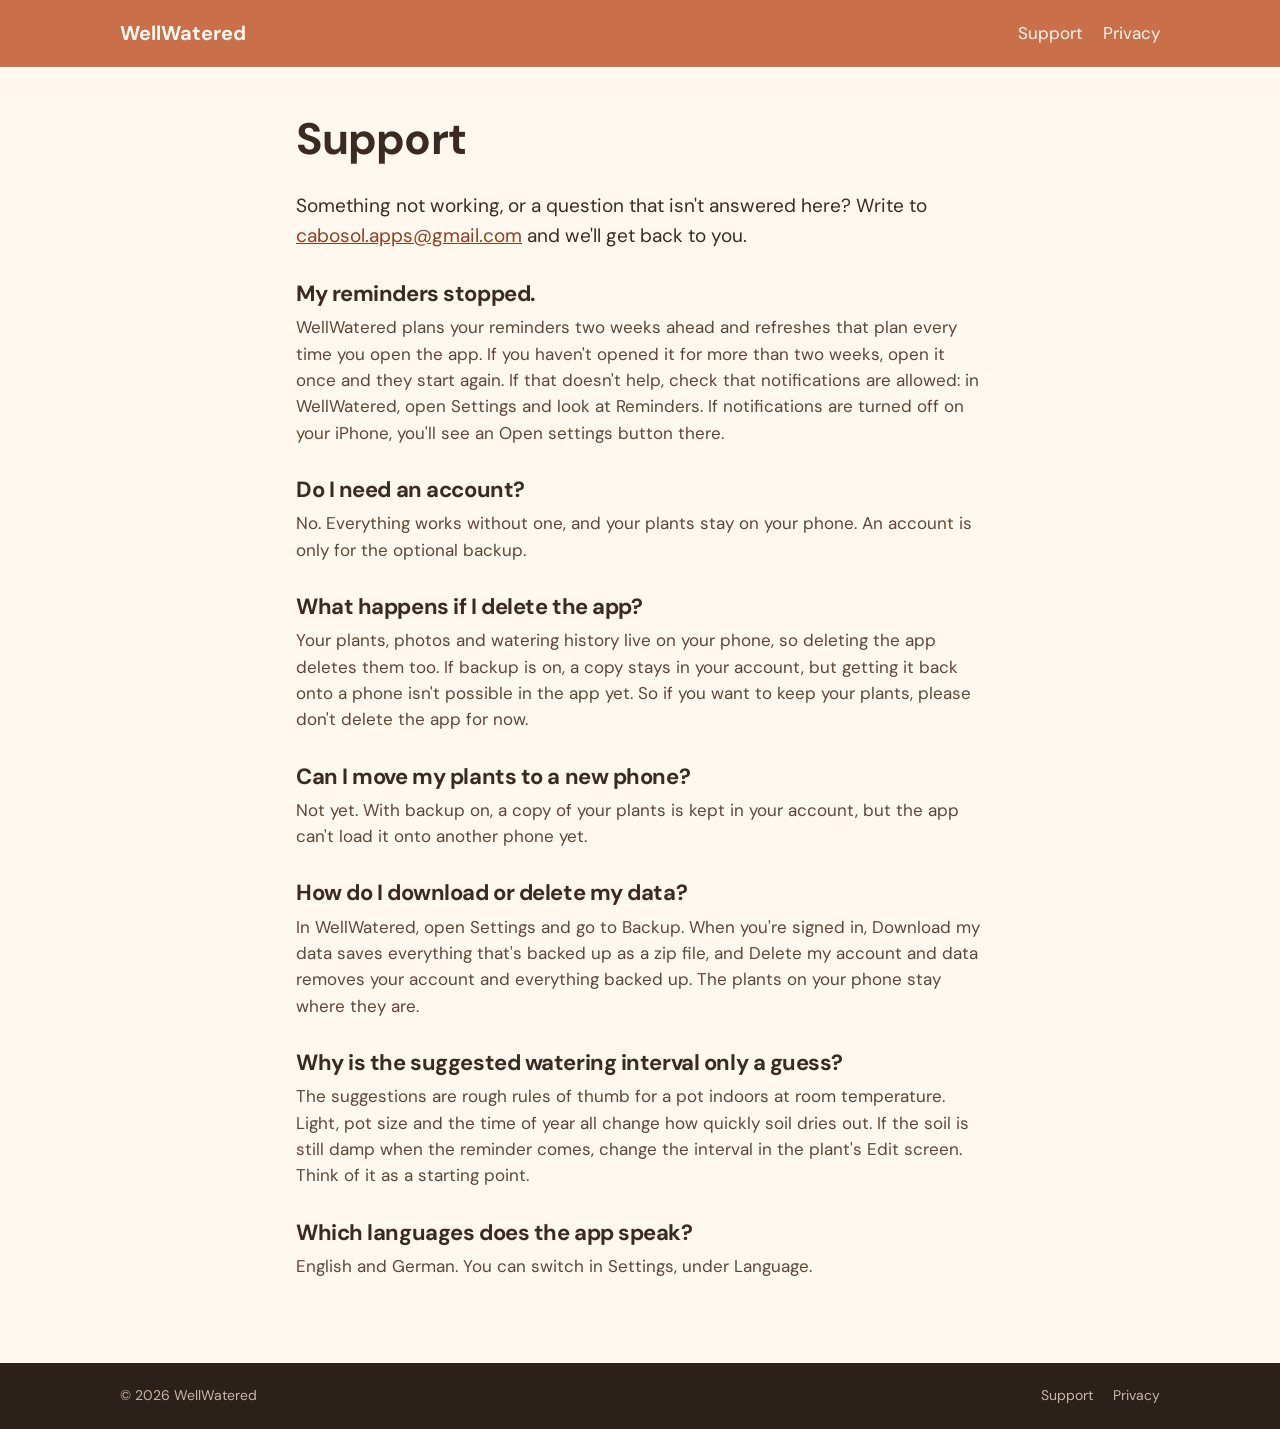
<file: wellwatered/support/index.html>
<!doctype html>
<html lang="en">
<head>
  <meta charset="utf-8">
  <meta name="viewport" content="width=device-width, initial-scale=1">
  <title>Support · WellWatered</title>
  <meta name="description" content="Help with WellWatered: reminders, backup, your data and how to reach us.">
  <meta property="og:type" content="website">
  <meta property="og:title" content="Support · WellWatered">
  <meta property="og:description" content="Help with WellWatered: reminders, backup, your data and how to reach us.">
  <link rel="icon" href="/wellwatered/favicon.svg" type="image/svg+xml">
  <link rel="stylesheet" href="/wellwatered/css/site.css">
</head>
<body class="page">
  <header class="topbar">
    <a class="brand" href="/wellwatered/">WellWatered</a>
    <nav><a href="/wellwatered/support/">Support</a><a href="/wellwatered/privacy/">Privacy</a></nav>
  </header>
  <main>
    <section class="doc">
  <h1>Support</h1>
  <p class="lead">Something not working, or a question that isn't answered here? Write to <a href="mailto:cabosol.apps@gmail.com">cabosol.apps@gmail.com</a> and we'll get back to you.</p>

  <h2>My reminders stopped.</h2>
  <p>WellWatered plans your reminders two weeks ahead and refreshes that plan every time you open the app. If you haven't opened it for more than two weeks, open it once and they start again. If that doesn't help, check that notifications are allowed: in WellWatered, open Settings and look at Reminders. If notifications are turned off on your iPhone, you'll see an Open settings button there.</p>

  <h2>Do I need an account?</h2>
  <p>No. Everything works without one, and your plants stay on your phone. An account is only for the optional backup.</p>

  <h2>What happens if I delete the app?</h2>
  <p>Your plants, photos and watering history live on your phone, so deleting the app deletes them too. If backup is on, a copy stays in your account, but getting it back onto a phone isn't possible in the app yet. So if you want to keep your plants, please don't delete the app for now.</p>

  <h2>Can I move my plants to a new phone?</h2>
  <p>Not yet. With backup on, a copy of your plants is kept in your account, but the app can't load it onto another phone yet.</p>

  <h2>How do I download or delete my data?</h2>
  <p>In WellWatered, open Settings and go to Backup. When you're signed in, Download my data saves everything that's backed up as a zip file, and Delete my account and data removes your account and everything backed up. The plants on your phone stay where they are.</p>

  <h2>Why is the suggested watering interval only a guess?</h2>
  <p>The suggestions are rough rules of thumb for a pot indoors at room temperature. Light, pot size and the time of year all change how quickly soil dries out. If the soil is still damp when the reminder comes, change the interval in the plant's Edit screen. Think of it as a starting point.</p>

  <h2>Which languages does the app speak?</h2>
  <p>English and German. You can switch in Settings, under Language.</p>
</section>

  </main>
  <footer class="footer">
    <span>© 2026 WellWatered</span>
    <nav><a href="/wellwatered/support/">Support</a><a href="/wellwatered/privacy/">Privacy</a></nav>
  </footer>
</body>
</html>
</file>
<file: aloethere/css/site.css>
/* Fonts are served from this site (no Google Fonts), so visiting it sends nothing elsewhere. */
@font-face { font-family: 'DM Sans'; font-weight: 400; font-display: swap; src: url('../fonts/dm-sans-400.woff2') format('woff2'); }
@font-face { font-family: 'DM Sans'; font-weight: 500; font-display: swap; src: url('../fonts/dm-sans-500.woff2') format('woff2'); }
@font-face { font-family: 'DM Sans'; font-weight: 700; font-display: swap; src: url('../fonts/dm-sans-700.woff2') format('woff2'); }
@font-face { font-family: 'Caveat'; font-weight: 500; font-display: swap; src: url('../fonts/caveat-500.woff2') format('woff2'); }

:root {
  --terracotta: #c96f4a;
  --terracotta-dark: #8c3f22;
  --cream: #fff8ee;
  --clay: #f1e3d3;
  --leaf: #3f4a35;
  --leaf-text: #d3dac8;
  --footer: #2c211a;
  --footer-text: #c9b5a6;
  --text: #3a2a20;
  --text-soft: #5d4637;
  --card: #f6e6d6;
  --pill: #efdcc7;
  --hero-text: #fde9da;
  --hand-on-terracotta: #ffe2b8;
  --divider: #e8cdb5;
  --page: 1040px;
}

* { box-sizing: border-box; }

html { -webkit-text-size-adjust: 100%; }

body {
  margin: 0;
  background: var(--cream);
  color: var(--text);
  font-family: 'DM Sans', system-ui, sans-serif;
  font-size: 17px;
  line-height: 1.55;
}

a { color: inherit; }

h1, h2, h3 { letter-spacing: -0.02em; line-height: 1.1; }

/* Top bar and footer */
.topbar {
  background: var(--terracotta);
  color: var(--cream);
  display: flex;
  justify-content: space-between;
  align-items: center;
  gap: 16px;
  padding: 18px max(16px, calc((100% - var(--page)) / 2));
}
.brand { font-weight: 700; font-size: 20px; text-decoration: none; }
.topbar nav a, .footer nav a { text-decoration: none; margin-left: 20px; }
.topbar nav a:hover, .footer nav a:hover { text-decoration: underline; }

.footer {
  background: var(--footer);
  color: var(--footer-text);
  display: flex;
  justify-content: space-between;
  flex-wrap: wrap;
  gap: 8px;
  padding: 22px max(16px, calc((100% - var(--page)) / 2));
  font-size: 14px;
}

/* Small handwritten label above a heading */
.hand {
  font-family: 'Caveat', cursive;
  font-size: 26px;
  line-height: 1.1;
  color: var(--terracotta);
  display: inline-block;
  transform: rotate(-3deg);
  margin-bottom: 6px;
}

/* App Store button */
.store-btn {
  display: inline-block;
  background: var(--cream);
  color: var(--terracotta-dark);
  font-weight: 700;
  font-size: 16px;
  padding: 13px 22px;
  border-radius: 999px;
  text-decoration: none;
}
a.store-btn:hover { background: #fff; }
.store-btn.is-soon { cursor: default; }

/* Drawn phone screens */
.phone {
  flex: none;
  width: 270px;
  border-radius: 34px;
  padding: 18px 14px;
  background: var(--cream);
  color: #333;
  box-shadow: 0 10px 30px rgba(0, 0, 0, 0.16);
  font-size: 15px;
}
.phone-shot { flex: none; width: 270px; height: auto; border-radius: 34px; box-shadow: 0 10px 30px rgba(0, 0, 0, 0.16); }
.tilt { transform: rotate(4deg); }
.phone-title { font-weight: 700; font-size: 17px; margin: 2px 6px 12px; }
.phone-note { font-size: 13px; color: #888; margin: 2px 6px 10px; }
.row {
  white-space: nowrap;
  display: flex;
  justify-content: space-between;
  align-items: center;
  gap: 8px;
  padding: 10px 10px;
  border-radius: 10px;
  margin-bottom: 7px;
  background: var(--card);
}
.pill { font-size: 12.5px; padding: 4px 9px; border-radius: 999px; background: var(--pill); white-space: nowrap; }
.pill.due { background: var(--terracotta); color: #fff; }

/* Hero */
.hero {
  background: var(--terracotta);
  color: var(--cream);
  display: flex;
  align-items: center;
  gap: 48px;
  padding: 36px max(16px, calc((100% - var(--page)) / 2)) 72px;
}
.hero .hand { color: var(--hand-on-terracotta); }
.hero h1 { font-size: 52px; margin: 0 0 16px; }
.hero p { color: var(--hero-text); font-size: 19px; margin: 0 0 26px; max-width: 34em; }

@media (max-width: 700px) {
  body { font-size: 16px; }
  .topbar nav a { margin-left: 14px; }
  .footer nav a { margin-left: 0; margin-right: 16px; }
  .hero { flex-direction: column; align-items: flex-start; gap: 36px; padding-bottom: 56px; }
  .hero h1 { font-size: 32px; }
  .hero p { font-size: 17px; }
  .hero .phone, .hero .phone-shot { align-self: center; }
}

@media (prefers-reduced-motion: reduce) {
  * { transition: none !important; animation: none !important; }
}

/* Text pages: privacy and support */
.doc { max-width: 720px; margin: 0 auto; padding: 48px 16px 72px; }
.doc h1 { font-size: 44px; margin: 0 0 28px; }
.doc h2 { font-size: 22px; margin: 32px 0 8px; }
.doc p { margin: 0 0 12px; color: var(--text-soft); }
@media (max-width: 700px) {
  .doc { padding-top: 32px; }
  .doc h1 { font-size: 34px; }
}

/* Home page sections */
.phone-note.small { font-size: 12px; }
.undo-bar {
  display: flex;
  justify-content: space-between;
  background: var(--text);
  color: #fff;
  border-radius: 10px;
  font-size: 13.5px;
  padding: 10px 12px;
  margin-top: 56px;
}
.undo-bar b { color: #ffcfa8; }
.notification {
  background: #fff;
  border-radius: 14px;
  padding: 12px 14px;
  font-size: 14px;
  box-shadow: 0 1px 6px rgba(0, 0, 0, 0.12);
  margin: 40px 0;
}
.notification .time { float: right; color: #999; font-size: 12px; }

.feat {
  display: flex;
  align-items: center;
  gap: 64px;
  padding: 64px max(16px, calc((100% - var(--page)) / 2));
  border-bottom: 1px dashed var(--divider);
}
.feat.flip { flex-direction: row-reverse; justify-content: flex-end; }
.feat-text { max-width: 30em; }
.feat h2, .grow h2, .privacy-band h2 { font-size: 34px; margin: 0 0 12px; }
.feat p, .grow p, .later p { color: var(--text-soft); margin: 0; }

.grow { background: var(--clay); padding: 64px max(16px, calc((100% - var(--page)) / 2)); }
.grow p { max-width: 34em; margin-bottom: 28px; }
.frames { display: grid; grid-template-columns: repeat(4, 1fr); gap: 14px; }
.frame {
  margin: 0;
  aspect-ratio: 3 / 4;
  border-radius: 12px;
  background: linear-gradient(180deg, #f8eee2, #e7cfb6);
  position: relative;
  display: flex;
  align-items: flex-end;
  justify-content: center;
  padding-bottom: 30px;
}
.frame svg { width: 30%; height: auto; overflow: visible; }
.frame path { stroke: #4d6b3c; fill: #7fa36f; }
.frame figcaption { position: absolute; bottom: 8px; left: 12px; font-size: 13px; color: #7a5a44; }

.privacy-band { background: var(--leaf); color: #eef1e6; padding: 56px max(16px, calc((100% - var(--page)) / 2)); }
.privacy-band p { color: var(--leaf-text); max-width: 34em; margin: 0; }

.later { padding: 56px max(16px, calc((100% - var(--page)) / 2)); }
.later p { font-size: 19px; max-width: 32em; }

.closing {
  background: var(--terracotta);
  color: var(--cream);
  display: flex;
  justify-content: space-between;
  align-items: center;
  flex-wrap: wrap;
  gap: 24px;
  padding: 56px max(16px, calc((100% - var(--page)) / 2));
}
.closing h2 { font-size: 34px; margin: 0; }

@media (max-width: 700px) {
  .feat, .feat.flip { flex-direction: column-reverse; align-items: flex-start; gap: 32px; padding-top: 48px; padding-bottom: 48px; }
  .feat .phone, .feat .phone-shot { align-self: center; }
  .feat h2, .grow h2, .privacy-band h2, .closing h2 { font-size: 27px; }
  .frames { grid-template-columns: repeat(2, 1fr); }
  .grow, .privacy-band, .later, .closing { padding-top: 48px; padding-bottom: 48px; }
}
.doc .lead { font-size: 19px; color: var(--text); margin-bottom: 8px; }
.doc a { color: var(--terracotta-dark); }
</file>
<file: leafittome/css/site.css>
/* Fonts are served from this site (no Google Fonts), so visiting it sends nothing elsewhere. */
@font-face { font-family: 'DM Sans'; font-weight: 400; font-display: swap; src: url('../fonts/dm-sans-400.woff2') format('woff2'); }
@font-face { font-family: 'DM Sans'; font-weight: 500; font-display: swap; src: url('../fonts/dm-sans-500.woff2') format('woff2'); }
@font-face { font-family: 'DM Sans'; font-weight: 700; font-display: swap; src: url('../fonts/dm-sans-700.woff2') format('woff2'); }
@font-face { font-family: 'Caveat'; font-weight: 500; font-display: swap; src: url('../fonts/caveat-500.woff2') format('woff2'); }

:root {
  --terracotta: #c96f4a;
  --terracotta-dark: #8c3f22;
  --cream: #fff8ee;
  --clay: #f1e3d3;
  --leaf: #3f4a35;
  --leaf-text: #d3dac8;
  --footer: #2c211a;
  --footer-text: #c9b5a6;
  --text: #3a2a20;
  --text-soft: #5d4637;
  --card: #f6e6d6;
  --pill: #efdcc7;
  --hero-text: #fde9da;
  --hand-on-terracotta: #ffe2b8;
  --divider: #e8cdb5;
  --page: 1040px;
}

* { box-sizing: border-box; }

html { -webkit-text-size-adjust: 100%; }

body {
  margin: 0;
  background: var(--cream);
  color: var(--text);
  font-family: 'DM Sans', system-ui, sans-serif;
  font-size: 17px;
  line-height: 1.55;
}

a { color: inherit; }

h1, h2, h3 { letter-spacing: -0.02em; line-height: 1.1; }

/* Top bar and footer */
.topbar {
  background: var(--terracotta);
  color: var(--cream);
  display: flex;
  justify-content: space-between;
  align-items: center;
  gap: 16px;
  padding: 18px max(16px, calc((100% - var(--page)) / 2));
}
.brand { font-weight: 700; font-size: 20px; text-decoration: none; }
.topbar nav a, .footer nav a { text-decoration: none; margin-left: 20px; }
.topbar nav a:hover, .footer nav a:hover { text-decoration: underline; }

.footer {
  background: var(--footer);
  color: var(--footer-text);
  display: flex;
  justify-content: space-between;
  flex-wrap: wrap;
  gap: 8px;
  padding: 22px max(16px, calc((100% - var(--page)) / 2));
  font-size: 14px;
}

/* Small handwritten label above a heading */
.hand {
  font-family: 'Caveat', cursive;
  font-size: 26px;
  line-height: 1.1;
  color: var(--terracotta);
  display: inline-block;
  transform: rotate(-3deg);
  margin-bottom: 6px;
}

/* App Store button */
.store-btn {
  display: inline-block;
  background: var(--cream);
  color: var(--terracotta-dark);
  font-weight: 700;
  font-size: 16px;
  padding: 13px 22px;
  border-radius: 999px;
  text-decoration: none;
}
a.store-btn:hover { background: #fff; }
.store-btn.is-soon { cursor: default; }

/* Drawn phone screens */
.phone {
  flex: none;
  width: 270px;
  border-radius: 34px;
  padding: 18px 14px;
  background: var(--cream);
  color: #333;
  box-shadow: 0 10px 30px rgba(0, 0, 0, 0.16);
  font-size: 15px;
}
.phone-shot { flex: none; width: 270px; height: auto; border-radius: 34px; box-shadow: 0 10px 30px rgba(0, 0, 0, 0.16); }
.tilt { transform: rotate(4deg); }
.phone-title { font-weight: 700; font-size: 17px; margin: 2px 6px 12px; }
.phone-note { font-size: 13px; color: #888; margin: 2px 6px 10px; }
.row {
  white-space: nowrap;
  display: flex;
  justify-content: space-between;
  align-items: center;
  gap: 8px;
  padding: 10px 10px;
  border-radius: 10px;
  margin-bottom: 7px;
  background: var(--card);
}
.pill { font-size: 12.5px; padding: 4px 9px; border-radius: 999px; background: var(--pill); white-space: nowrap; }
.pill.due { background: var(--terracotta); color: #fff; }

/* Hero */
.hero {
  background: var(--terracotta);
  color: var(--cream);
  display: flex;
  align-items: center;
  gap: 48px;
  padding: 36px max(16px, calc((100% - var(--page)) / 2)) 72px;
}
.hero .hand { color: var(--hand-on-terracotta); }
.hero h1 { font-size: 52px; margin: 0 0 16px; }
.hero p { color: var(--hero-text); font-size: 19px; margin: 0 0 26px; max-width: 34em; }

@media (max-width: 700px) {
  body { font-size: 16px; }
  .topbar nav a { margin-left: 14px; }
  .footer nav a { margin-left: 0; margin-right: 16px; }
  .hero { flex-direction: column; align-items: flex-start; gap: 36px; padding-bottom: 56px; }
  .hero h1 { font-size: 32px; }
  .hero p { font-size: 17px; }
  .hero .phone, .hero .phone-shot { align-self: center; }
}

@media (prefers-reduced-motion: reduce) {
  * { transition: none !important; animation: none !important; }
}

/* Text pages: privacy and support */
.doc { max-width: 720px; margin: 0 auto; padding: 48px 16px 72px; }
.doc h1 { font-size: 44px; margin: 0 0 28px; }
.doc h2 { font-size: 22px; margin: 32px 0 8px; }
.doc p { margin: 0 0 12px; color: var(--text-soft); }
@media (max-width: 700px) {
  .doc { padding-top: 32px; }
  .doc h1 { font-size: 34px; }
}

/* Home page sections */
.phone-note.small { font-size: 12px; }
.undo-bar {
  display: flex;
  justify-content: space-between;
  background: var(--text);
  color: #fff;
  border-radius: 10px;
  font-size: 13.5px;
  padding: 10px 12px;
  margin-top: 56px;
}
.undo-bar b { color: #ffcfa8; }
.notification {
  background: #fff;
  border-radius: 14px;
  padding: 12px 14px;
  font-size: 14px;
  box-shadow: 0 1px 6px rgba(0, 0, 0, 0.12);
  margin: 40px 0;
}
.notification .time { float: right; color: #999; font-size: 12px; }

.feat {
  display: flex;
  align-items: center;
  gap: 64px;
  padding: 64px max(16px, calc((100% - var(--page)) / 2));
  border-bottom: 1px dashed var(--divider);
}
.feat.flip { flex-direction: row-reverse; justify-content: flex-end; }
.feat-text { max-width: 30em; }
.feat h2, .grow h2, .privacy-band h2 { font-size: 34px; margin: 0 0 12px; }
.feat p, .grow p, .later p { color: var(--text-soft); margin: 0; }

.grow { background: var(--clay); padding: 64px max(16px, calc((100% - var(--page)) / 2)); }
.grow p { max-width: 34em; margin-bottom: 28px; }
.frames { display: grid; grid-template-columns: repeat(4, 1fr); gap: 14px; }
.frame {
  margin: 0;
  aspect-ratio: 3 / 4;
  border-radius: 12px;
  background: linear-gradient(180deg, #f8eee2, #e7cfb6);
  position: relative;
  display: flex;
  align-items: flex-end;
  justify-content: center;
  padding-bottom: 30px;
}
.frame svg { width: 30%; height: auto; overflow: visible; }
.frame path { stroke: #4d6b3c; fill: #7fa36f; }
.frame figcaption { position: absolute; bottom: 8px; left: 12px; font-size: 13px; color: #7a5a44; }

.privacy-band { background: var(--leaf); color: #eef1e6; padding: 56px max(16px, calc((100% - var(--page)) / 2)); }
.privacy-band p { color: var(--leaf-text); max-width: 34em; margin: 0; }

.later { padding: 56px max(16px, calc((100% - var(--page)) / 2)); }
.later p { font-size: 19px; max-width: 32em; }

.closing {
  background: var(--terracotta);
  color: var(--cream);
  display: flex;
  justify-content: space-between;
  align-items: center;
  flex-wrap: wrap;
  gap: 24px;
  padding: 56px max(16px, calc((100% - var(--page)) / 2));
}
.closing h2 { font-size: 34px; margin: 0; }

@media (max-width: 700px) {
  .feat, .feat.flip { flex-direction: column-reverse; align-items: flex-start; gap: 32px; padding-top: 48px; padding-bottom: 48px; }
  .feat .phone, .feat .phone-shot { align-self: center; }
  .feat h2, .grow h2, .privacy-band h2, .closing h2 { font-size: 27px; }
  .frames { grid-template-columns: repeat(2, 1fr); }
  .grow, .privacy-band, .later, .closing { padding-top: 48px; padding-bottom: 48px; }
}
.doc .lead { font-size: 19px; color: var(--text); margin-bottom: 8px; }
.doc a { color: var(--terracotta-dark); }
</file>
<file: wellwatered/css/site.css>
/* Fonts are served from this site (no Google Fonts), so visiting it sends nothing elsewhere. */
@font-face { font-family: 'DM Sans'; font-weight: 400; font-display: swap; src: url('../fonts/dm-sans-400.woff2') format('woff2'); }
@font-face { font-family: 'DM Sans'; font-weight: 500; font-display: swap; src: url('../fonts/dm-sans-500.woff2') format('woff2'); }
@font-face { font-family: 'DM Sans'; font-weight: 700; font-display: swap; src: url('../fonts/dm-sans-700.woff2') format('woff2'); }
@font-face { font-family: 'Caveat'; font-weight: 500; font-display: swap; src: url('../fonts/caveat-500.woff2') format('woff2'); }

:root {
  --terracotta: #c96f4a;
  --terracotta-dark: #8c3f22;
  --cream: #fff8ee;
  --clay: #f1e3d3;
  --leaf: #3f4a35;
  --leaf-text: #d3dac8;
  --footer: #2c211a;
  --footer-text: #c9b5a6;
  --text: #3a2a20;
  --text-soft: #5d4637;
  --card: #f6e6d6;
  --pill: #efdcc7;
  --hero-text: #fde9da;
  --hand-on-terracotta: #ffe2b8;
  --divider: #e8cdb5;
  --page: 1040px;
}

* { box-sizing: border-box; }

html { -webkit-text-size-adjust: 100%; }

body {
  margin: 0;
  background: var(--cream);
  color: var(--text);
  font-family: 'DM Sans', system-ui, sans-serif;
  font-size: 17px;
  line-height: 1.55;
}

a { color: inherit; }

h1, h2, h3 { letter-spacing: -0.02em; line-height: 1.1; }

/* Top bar and footer */
.topbar {
  background: var(--terracotta);
  color: var(--cream);
  display: flex;
  justify-content: space-between;
  align-items: center;
  gap: 16px;
  padding: 18px max(16px, calc((100% - var(--page)) / 2));
}
.brand { font-weight: 700; font-size: 20px; text-decoration: none; }
.topbar nav a, .footer nav a { text-decoration: none; margin-left: 20px; }
.topbar nav a:hover, .footer nav a:hover { text-decoration: underline; }

.footer {
  background: var(--footer);
  color: var(--footer-text);
  display: flex;
  justify-content: space-between;
  flex-wrap: wrap;
  gap: 8px;
  padding: 22px max(16px, calc((100% - var(--page)) / 2));
  font-size: 14px;
}

/* Small handwritten label above a heading */
.hand {
  font-family: 'Caveat', cursive;
  font-size: 26px;
  line-height: 1.1;
  color: var(--terracotta);
  display: inline-block;
  transform: rotate(-3deg);
  margin-bottom: 6px;
}

/* App Store button */
.store-btn {
  display: inline-block;
  background: var(--cream);
  color: var(--terracotta-dark);
  font-weight: 700;
  font-size: 16px;
  padding: 13px 22px;
  border-radius: 999px;
  text-decoration: none;
}
a.store-btn:hover { background: #fff; }
.store-btn.is-soon { cursor: default; }

/* Drawn phone screens */
.phone {
  flex: none;
  width: 270px;
  border-radius: 34px;
  padding: 18px 14px;
  background: var(--cream);
  color: #333;
  box-shadow: 0 10px 30px rgba(0, 0, 0, 0.16);
  font-size: 15px;
}
.phone-shot { flex: none; width: 270px; height: auto; border-radius: 34px; box-shadow: 0 10px 30px rgba(0, 0, 0, 0.16); }
.tilt { transform: rotate(4deg); }
.phone-title { font-weight: 700; font-size: 17px; margin: 2px 6px 12px; }
.phone-note { font-size: 13px; color: #888; margin: 2px 6px 10px; }
.row {
  white-space: nowrap;
  display: flex;
  justify-content: space-between;
  align-items: center;
  gap: 8px;
  padding: 10px 10px;
  border-radius: 10px;
  margin-bottom: 7px;
  background: var(--card);
}
.pill { font-size: 12.5px; padding: 4px 9px; border-radius: 999px; background: var(--pill); white-space: nowrap; }
.pill.due { background: var(--terracotta); color: #fff; }

/* Hero */
.hero {
  background: var(--terracotta);
  color: var(--cream);
  display: flex;
  align-items: center;
  gap: 48px;
  padding: 36px max(16px, calc((100% - var(--page)) / 2)) 72px;
}
.hero .hand { color: var(--hand-on-terracotta); }
.hero h1 { font-size: 52px; margin: 0 0 16px; }
.hero p { color: var(--hero-text); font-size: 19px; margin: 0 0 26px; max-width: 34em; }

@media (max-width: 700px) {
  body { font-size: 16px; }
  .topbar nav a { margin-left: 14px; }
  .footer nav a { margin-left: 0; margin-right: 16px; }
  .hero { flex-direction: column; align-items: flex-start; gap: 36px; padding-bottom: 56px; }
  .hero h1 { font-size: 32px; }
  .hero p { font-size: 17px; }
  .hero .phone, .hero .phone-shot { align-self: center; }
}

@media (prefers-reduced-motion: reduce) {
  * { transition: none !important; animation: none !important; }
}

/* Text pages: privacy and support */
.doc { max-width: 720px; margin: 0 auto; padding: 48px 16px 72px; }
.doc h1 { font-size: 44px; margin: 0 0 28px; }
.doc h2 { font-size: 22px; margin: 32px 0 8px; }
.doc p { margin: 0 0 12px; color: var(--text-soft); }
@media (max-width: 700px) {
  .doc { padding-top: 32px; }
  .doc h1 { font-size: 34px; }
}

/* Home page sections */
.phone-note.small { font-size: 12px; }
.undo-bar {
  display: flex;
  justify-content: space-between;
  background: var(--text);
  color: #fff;
  border-radius: 10px;
  font-size: 13.5px;
  padding: 10px 12px;
  margin-top: 56px;
}
.undo-bar b { color: #ffcfa8; }
.notification {
  background: #fff;
  border-radius: 14px;
  padding: 12px 14px;
  font-size: 14px;
  box-shadow: 0 1px 6px rgba(0, 0, 0, 0.12);
  margin: 40px 0;
}
.notification .time { float: right; color: #999; font-size: 12px; }

.feat {
  display: flex;
  align-items: center;
  gap: 64px;
  padding: 64px max(16px, calc((100% - var(--page)) / 2));
  border-bottom: 1px dashed var(--divider);
}
.feat.flip { flex-direction: row-reverse; justify-content: flex-end; }
.feat-text { max-width: 30em; }
.feat h2, .grow h2, .privacy-band h2 { font-size: 34px; margin: 0 0 12px; }
.feat p, .grow p, .later p { color: var(--text-soft); margin: 0; }

.grow { background: var(--clay); padding: 64px max(16px, calc((100% - var(--page)) / 2)); }
.grow p { max-width: 34em; margin-bottom: 28px; }
.frames { display: grid; grid-template-columns: repeat(4, 1fr); gap: 14px; }
.frame {
  margin: 0;
  aspect-ratio: 3 / 4;
  border-radius: 12px;
  background: linear-gradient(180deg, #f8eee2, #e7cfb6);
  position: relative;
  display: flex;
  align-items: flex-end;
  justify-content: center;
  padding-bottom: 30px;
}
.frame svg { width: 30%; height: auto; overflow: visible; }
.frame path { stroke: #4d6b3c; fill: #7fa36f; }
.frame figcaption { position: absolute; bottom: 8px; left: 12px; font-size: 13px; color: #7a5a44; }

.privacy-band { background: var(--leaf); color: #eef1e6; padding: 56px max(16px, calc((100% - var(--page)) / 2)); }
.privacy-band p { color: var(--leaf-text); max-width: 34em; margin: 0; }

.later { padding: 56px max(16px, calc((100% - var(--page)) / 2)); }
.later p { font-size: 19px; max-width: 32em; }

.closing {
  background: var(--terracotta);
  color: var(--cream);
  display: flex;
  justify-content: space-between;
  align-items: center;
  flex-wrap: wrap;
  gap: 24px;
  padding: 56px max(16px, calc((100% - var(--page)) / 2));
}
.closing h2 { font-size: 34px; margin: 0; }

@media (max-width: 700px) {
  .feat, .feat.flip { flex-direction: column-reverse; align-items: flex-start; gap: 32px; padding-top: 48px; padding-bottom: 48px; }
  .feat .phone, .feat .phone-shot { align-self: center; }
  .feat h2, .grow h2, .privacy-band h2, .closing h2 { font-size: 27px; }
  .frames { grid-template-columns: repeat(2, 1fr); }
  .grow, .privacy-band, .later, .closing { padding-top: 48px; padding-bottom: 48px; }
}
.doc .lead { font-size: 19px; color: var(--text); margin-bottom: 8px; }
.doc a { color: var(--terracotta-dark); }
</file>
